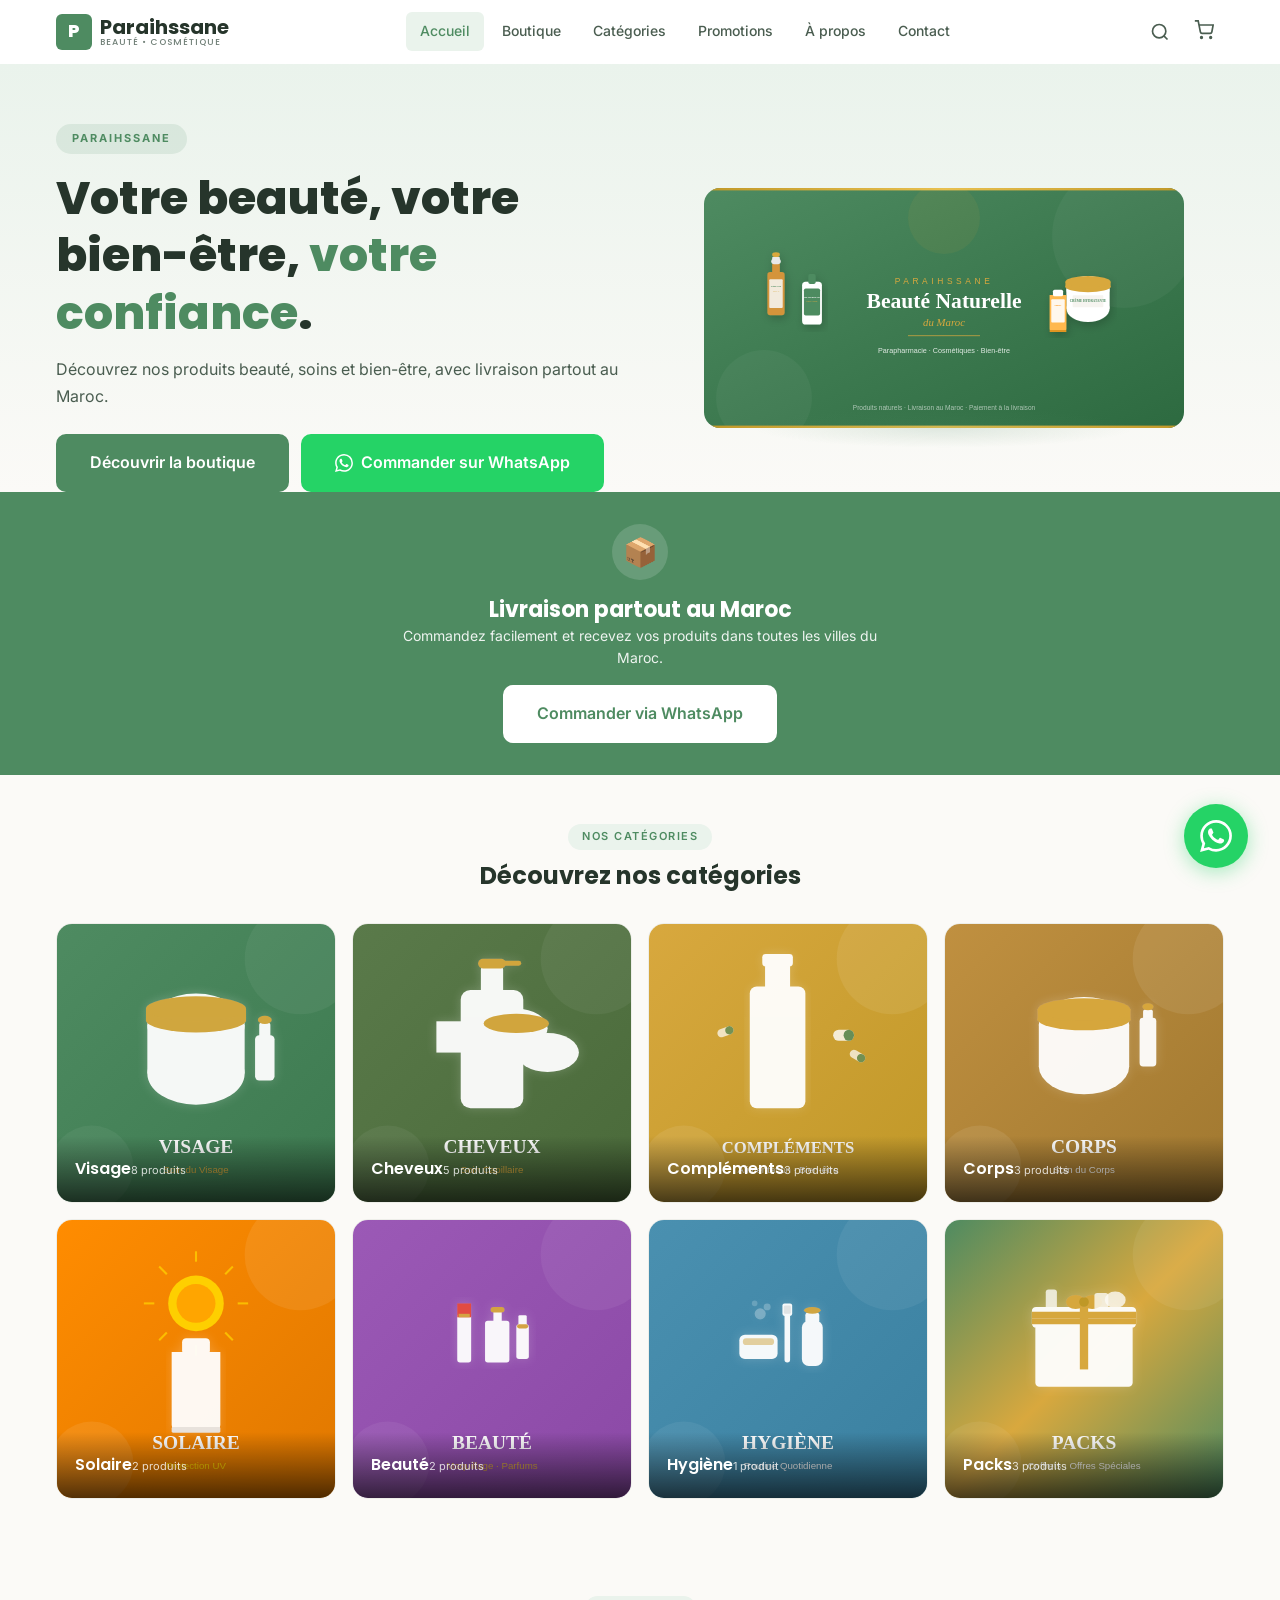
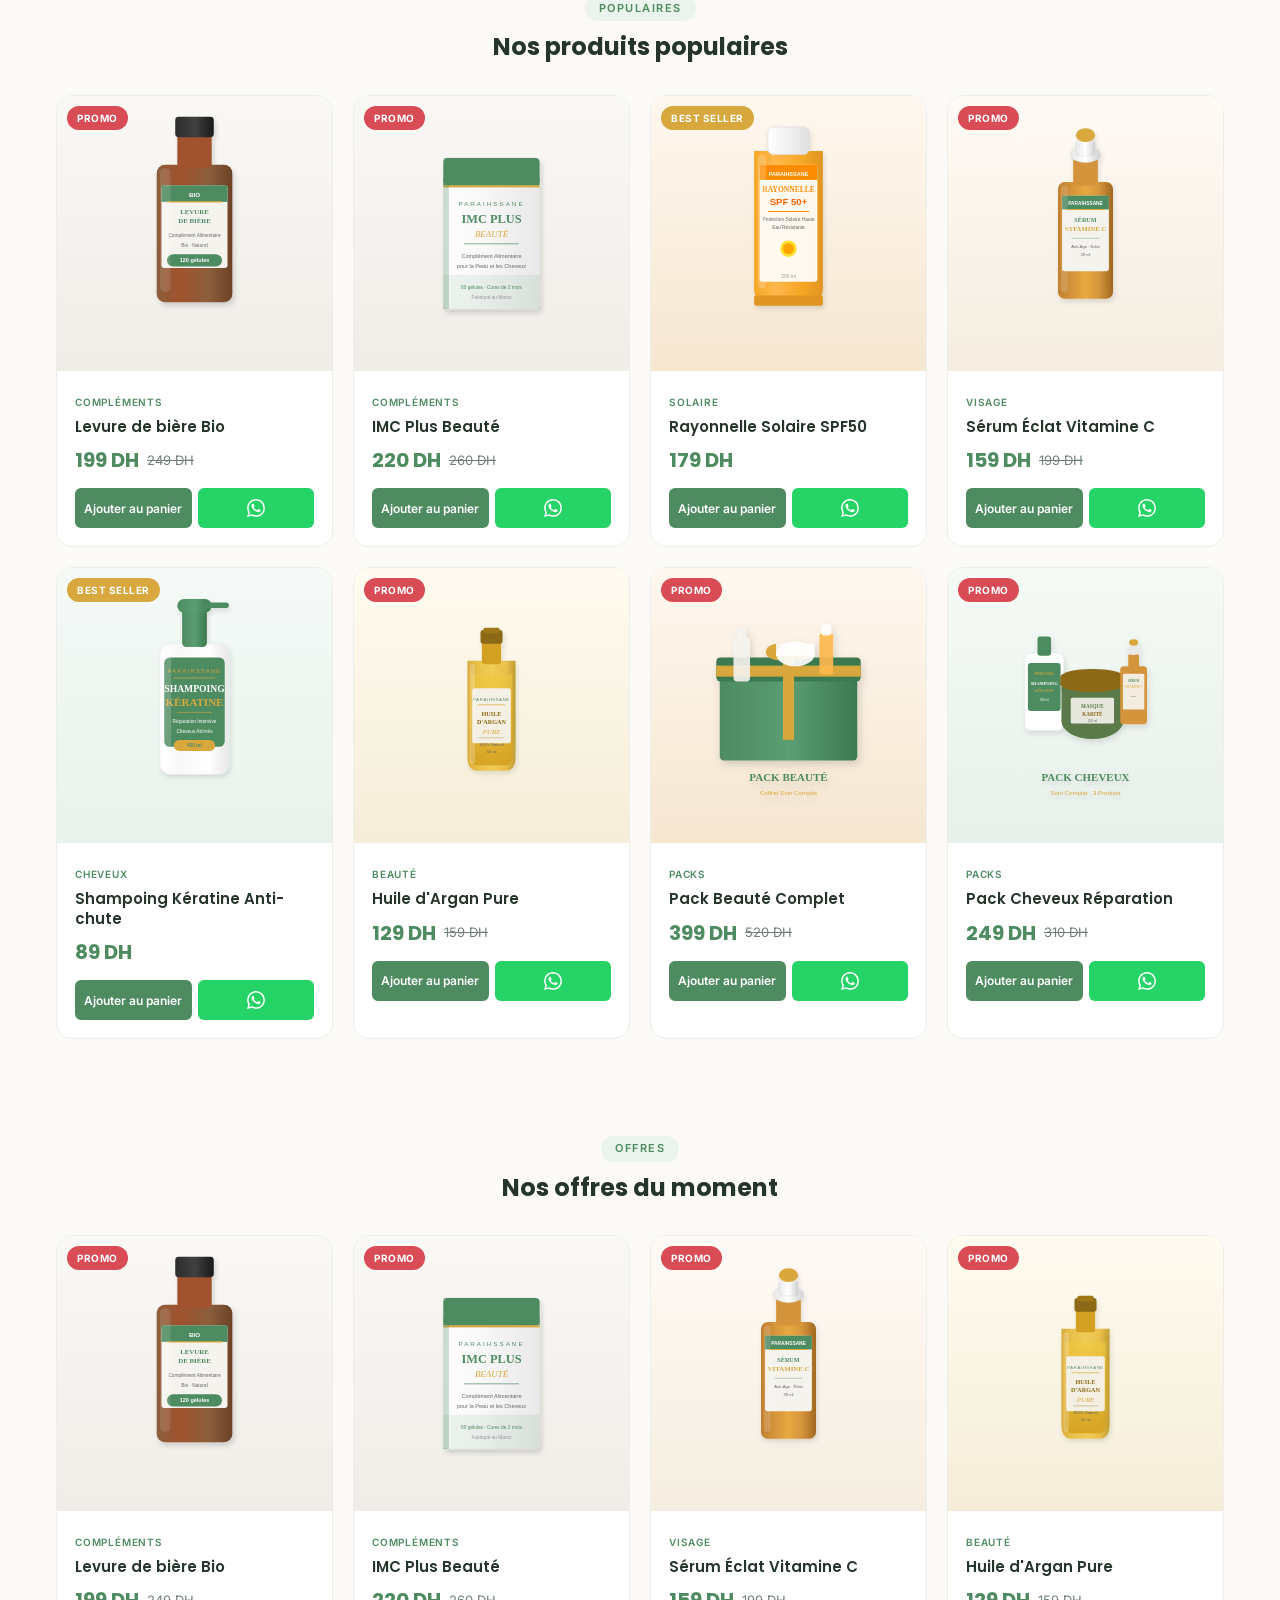
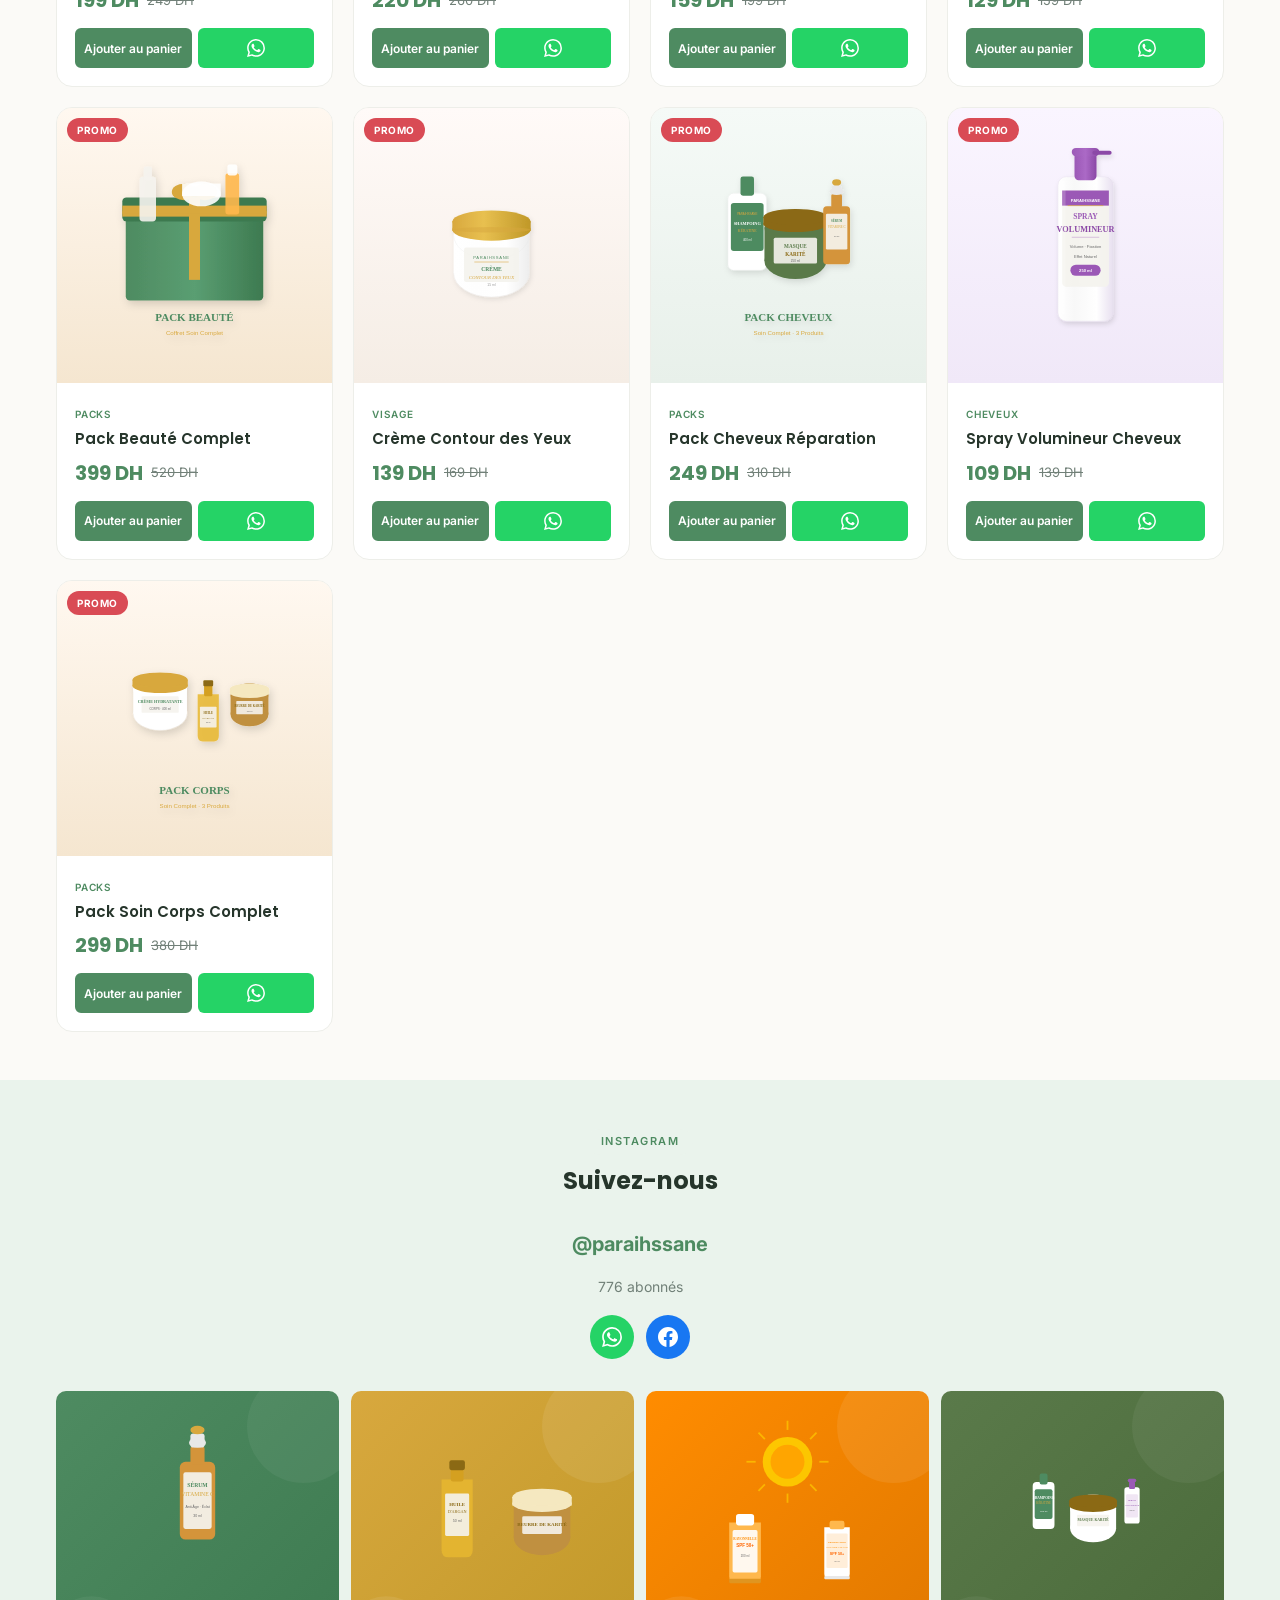
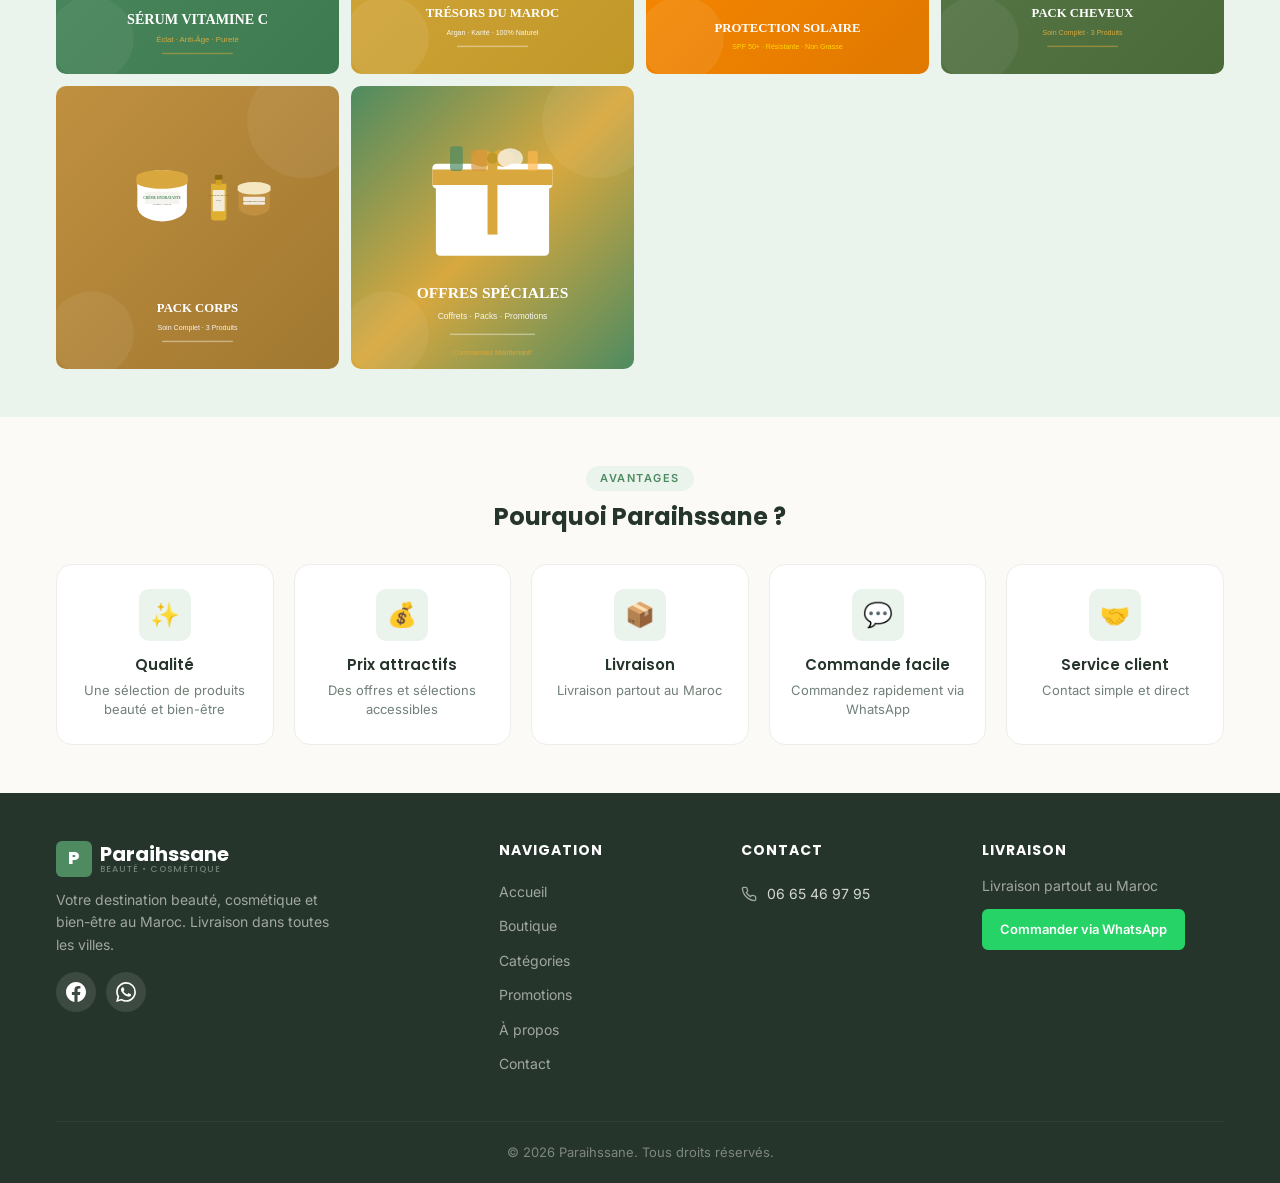
<file: index.html>
<!DOCTYPE html>
<html lang="fr">
<head>
  <meta charset="UTF-8">
  <meta name="viewport" content="width=device-width, initial-scale=1.0">
  <title>Paraihssane — Beauté, Cosmétique & Bien-être</title>
  <meta name="description" content="Paraihssane — Votre destination beauté, cosmétique et bien-être au Maroc. Livraison partout au Maroc.">
  <link rel="preconnect" href="https://fonts.googleapis.com">
  <link rel="preconnect" href="https://fonts.gstatic.com" crossorigin>
  <link href="https://fonts.googleapis.com/css2?family=Poppins:wght@400;500;600;700;800&family=Inter:wght@300;400;500;600;700&family=Cairo:wght@400;600;700&display=swap" rel="stylesheet">
  <link rel="stylesheet" href="style.css">
</head>
<body>

<!-- ========== HEADER ========== -->
<header class="site-header">
  <div class="header-inner">
    <a href="index.html" class="logo" aria-label="Paraihssane — Accueil">
      <span class="logo-icon">P</span>
      <span class="logo-text">Paraihssane<small>Beauté • Cosmétique</small></span>
    </a>

    <nav class="desktop-nav" aria-label="Navigation principale">
      <a href="index.html" class="active">Accueil</a>
      <a href="shop.html">Boutique</a>
      <a href="shop.html?category=Visage">Catégories</a>
      <a href="shop.html?category=Packs">Promotions</a>
      <a href="about.html">À propos</a>
      <a href="contact.html">Contact</a>
    </nav>

    <div class="header-actions">
      <button class="header-btn search-toggle" aria-label="Rechercher">
        <svg width="20" height="20" viewBox="0 0 24 24" fill="none" stroke="currentColor" stroke-width="2"><circle cx="11" cy="11" r="8"/><line x1="21" y1="21" x2="16.65" y2="16.65"/></svg>
      </button>
      <button class="header-btn cart-toggle" aria-label="Panier">
        <span class="cart-icon-wrap">
          <svg width="20" height="20" viewBox="0 0 24 24" fill="none" stroke="currentColor" stroke-width="2"><circle cx="9" cy="21" r="1"/><circle cx="20" cy="21" r="1"/><path d="M1 1h4l2.68 13.39a2 2 0 0 0 2 1.61h9.72a2 2 0 0 0 2-1.61L23 6H6"/></svg>
          <span class="cart-badge">0</span>
        </span>
      </button>
      <button class="hamburger" aria-label="Menu">
        <span></span><span></span><span></span>
      </button>
    </div>
  </div>

  <nav class="mobile-menu" aria-label="Menu mobile">
    <a href="index.html" class="active">Accueil</a>
    <a href="shop.html">Boutique</a>
    <a href="shop.html?category=Visage">Catégories</a>
    <a href="shop.html?category=Packs">Promotions</a>
    <a href="about.html">À propos</a>
    <a href="contact.html">Contact</a>
  </nav>
  <div class="menu-overlay"></div>
</header>

<!-- ========== SEARCH OVERLAY ========== -->
<div class="search-overlay">
  <button class="search-close" aria-label="Fermer la recherche">
    <svg width="24" height="24" viewBox="0 0 24 24" fill="none" stroke="currentColor" stroke-width="2"><line x1="18" y1="6" x2="6" y2="18"/><line x1="6" y1="6" x2="18" y2="18"/></svg>
  </button>
  <div class="search-form">
    <input type="text" class="search-input" placeholder="Rechercher un produit..." aria-label="Rechercher un produit">
  </div>
  <div class="search-results"></div>
</div>

<!-- ========== CART ========== -->
<div class="cart-overlay"></div>
<div class="cart-drawer"></div>

<!-- ========== MAIN ========== -->
<main>

  <!-- HERO -->
  <section class="hero">
    <div class="container hero-inner">
      <div class="hero-content">
        <span class="hero-label">PARAIHSSANE</span>
        <h1 class="hero-title">Votre beauté, votre bien-être, <span class="highlight">votre confiance</span>.</h1>
        <p class="hero-text">Découvrez nos produits beauté, soins et bien-être, avec livraison partout au Maroc.</p>
        <div class="hero-actions">
          <a href="shop.html" class="btn btn-primary btn-lg">Découvrir la boutique</a>
          <a href="https://wa.me/212665469795" target="_blank" class="btn btn-whatsapp btn-lg">
            <svg width="18" height="18" viewBox="0 0 24 24" fill="currentColor"><path d="M17.472 14.382c-.297-.149-1.758-.867-2.03-.967-.273-.099-.471-.148-.67.15-.197.297-.767.966-.94 1.164-.173.199-.347.223-.644.075-.297-.15-1.255-.463-2.39-1.475-.883-.788-1.48-1.761-1.653-2.059-.173-.297-.018-.458.13-.606.134-.133.298-.347.446-.52.149-.174.198-.298.298-.497.099-.198.05-.371-.025-.52-.075-.149-.669-1.612-.916-2.207-.242-.579-.487-.5-.669-.51-.173-.008-.371-.01-.57-.01-.198 0-.52.074-.792.372-.272.297-1.04 1.016-1.04 2.479 0 1.462 1.065 2.875 1.213 3.074.149.198 2.096 3.2 5.077 4.487.709.306 1.262.489 1.694.625.712.227 1.36.195 1.871.118.571-.085 1.758-.719 2.006-1.413.248-.694.248-1.289.173-1.413-.074-.124-.272-.198-.57-.347m-5.421 7.403h-.004a9.87 9.87 0 01-5.031-1.378l-.361-.214-3.741.982.998-3.648-.235-.374a9.86 9.86 0 01-1.51-5.26c.001-5.45 4.436-9.884 9.888-9.884 2.64 0 5.122 1.03 6.988 2.898a9.825 9.825 0 012.893 6.994c-.003 5.45-4.437 9.884-9.885 9.884m8.413-18.297A11.815 11.815 0 0012.05 0C5.495 0 .16 5.335.157 11.892c0 2.096.547 4.142 1.588 5.945L.057 24l6.305-1.654a11.882 11.882 0 005.683 1.448h.005c6.554 0 11.89-5.335 11.893-11.893a11.821 11.821 0 00-3.48-8.413z"/></svg>
            Commander sur WhatsApp
          </a>
        </div>
      </div>
      <div class="hero-image">
        <img src="assets/images/banners/hero.svg" alt="Produits Paraihssane — soins beauté et bien-être" loading="eager">
      </div>
    </div>
  </section>

  <!-- TRUST BAR -->
  <section class="trust-bar">
    <div class="container trust-inner">
      <span class="trust-icon">📦</span>
      <div>
        <h2 class="trust-title">Livraison partout au Maroc</h2>
        <p class="trust-text">Commandez facilement et recevez vos produits dans toutes les villes du Maroc.</p>
      </div>
      <a href="https://wa.me/212665469795" target="_blank" class="btn btn-lg" style="background:#fff;color:var(--primary);border-color:#fff;">Commander via WhatsApp</a>
    </div>
  </section>

  <!-- CATEGORIES -->
  <section class="section">
    <div class="container">
      <div class="section-header reveal">
        <span class="section-label">Nos catégories</span>
        <h2 class="section-title">Découvrez nos catégories</h2>
      </div>
      <div class="categories-grid">
        <a href="shop.html?category=Visage" class="category-card stagger-item" data-category-link="Visage">
          <img src="assets/images/categories/visage.svg" alt="Soins visage" class="category-card-img" loading="lazy">
          <div class="category-card-overlay"><span class="category-card-name">Visage</span><span class="category-card-count">8 produits</span></div>
        </a>
        <a href="shop.html?category=Cheveux" class="category-card stagger-item" data-category-link="Cheveux">
          <img src="assets/images/categories/cheveux.svg" alt="Soins capillaires" class="category-card-img" loading="lazy">
          <div class="category-card-overlay"><span class="category-card-name">Cheveux</span><span class="category-card-count">5 produits</span></div>
        </a>
        <a href="shop.html?category=Compléments" class="category-card stagger-item" data-category-link="Compléments">
          <img src="assets/images/categories/complements.svg" alt="Compléments alimentaires" class="category-card-img" loading="lazy">
          <div class="category-card-overlay"><span class="category-card-name">Compléments</span><span class="category-card-count">3 produits</span></div>
        </a>
        <a href="shop.html?category=Corps" class="category-card stagger-item" data-category-link="Corps">
          <img src="assets/images/categories/corps.svg" alt="Soins du corps" class="category-card-img" loading="lazy">
          <div class="category-card-overlay"><span class="category-card-name">Corps</span><span class="category-card-count">3 produits</span></div>
        </a>
        <a href="shop.html?category=Solaire" class="category-card stagger-item" data-category-link="Solaire">
          <img src="assets/images/categories/solaire.svg" alt="Protection solaire" class="category-card-img" loading="lazy">
          <div class="category-card-overlay"><span class="category-card-name">Solaire</span><span class="category-card-count">2 produits</span></div>
        </a>
        <a href="shop.html?category=Beauté" class="category-card stagger-item" data-category-link="Beauté">
          <img src="assets/images/categories/beaute.svg" alt="Produits beauté" class="category-card-img" loading="lazy">
          <div class="category-card-overlay"><span class="category-card-name">Beauté</span><span class="category-card-count">2 produits</span></div>
        </a>
        <a href="shop.html?category=Hygiène" class="category-card stagger-item" data-category-link="Hygiène">
          <img src="assets/images/categories/hygiene.svg" alt="Hygiène" class="category-card-img" loading="lazy">
          <div class="category-card-overlay"><span class="category-card-name">Hygiène</span><span class="category-card-count">1 produit</span></div>
        </a>
        <a href="shop.html?category=Packs" class="category-card stagger-item" data-category-link="Packs">
          <img src="assets/images/categories/packs.svg" alt="Packs beauté" class="category-card-img" loading="lazy">
          <div class="category-card-overlay"><span class="category-card-name">Packs</span><span class="category-card-count">3 produits</span></div>
        </a>
      </div>
    </div>
  </section>

  <!-- FEATURED PRODUCTS -->
  <section class="section">
    <div class="container">
      <div class="section-header reveal">
        <span class="section-label">Populaires</span>
        <h2 class="section-title">Nos produits populaires</h2>
      </div>
      <div class="products-grid" data-product-grid></div>
    </div>
  </section>

  <!-- PROMOTIONS -->
  <section class="section">
    <div class="container">
      <div class="section-header reveal">
        <span class="section-label">Offres</span>
        <h2 class="section-title">Nos offres du moment</h2>
      </div>
      <div class="products-grid" data-promo-grid></div>
    </div>
  </section>

  <!-- SOCIAL -->
  <section class="section social-section">
    <div class="container">
      <div class="section-header reveal">
        <span class="section-label">Instagram</span>
        <h2 class="section-title">Suivez-nous</h2>
      </div>
      <div class="social-info">
        <span class="social-handle">@paraihssane</span>
        <span class="social-followers">776 abonnés</span>
        <div class="social-links">
          <a href="https://wa.me/212665469795" target="_blank" class="social-link whatsapp" aria-label="WhatsApp">
            <svg width="20" height="20" viewBox="0 0 24 24" fill="currentColor"><path d="M17.472 14.382c-.297-.149-1.758-.867-2.03-.967-.273-.099-.471-.148-.67.15-.197.297-.767.966-.94 1.164-.173.199-.347.223-.644.075-.297-.15-1.255-.463-2.39-1.475-.883-.788-1.48-1.761-1.653-2.059-.173-.297-.018-.458.13-.606.134-.133.298-.347.446-.52.149-.174.198-.298.298-.497.099-.198.05-.371-.025-.52-.075-.149-.669-1.612-.916-2.207-.242-.579-.487-.5-.669-.51-.173-.008-.371-.01-.57-.01-.198 0-.52.074-.792.372-.272.297-1.04 1.016-1.04 2.479 0 1.462 1.065 2.875 1.213 3.074.149.198 2.096 3.2 5.077 4.487.709.306 1.262.489 1.694.625.712.227 1.36.195 1.871.118.571-.085 1.758-.719 2.006-1.413.248-.694.248-1.289.173-1.413-.074-.124-.272-.198-.57-.347m-5.421 7.403h-.004a9.87 9.87 0 01-5.031-1.378l-.361-.214-3.741.982.998-3.648-.235-.374a9.86 9.86 0 01-1.51-5.26c.001-5.45 4.436-9.884 9.888-9.884 2.64 0 5.122 1.03 6.988 2.898a9.825 9.825 0 012.893 6.994c-.003 5.45-4.437 9.884-9.885 9.884m8.413-18.297A11.815 11.815 0 0012.05 0C5.495 0 .16 5.335.157 11.892c0 2.096.547 4.142 1.588 5.945L.057 24l6.305-1.654a11.882 11.882 0 005.683 1.448h.005c6.554 0 11.89-5.335 11.893-11.893a11.821 11.821 0 00-3.48-8.413z"/></svg>
          </a>
          <a href="https://www.facebook.com/paraihssane" target="_blank" class="social-link facebook" aria-label="Facebook">
            <svg width="20" height="20" viewBox="0 0 24 24" fill="currentColor"><path d="M24 12.073c0-6.627-5.373-12-12-12s-12 5.373-12 12c0 5.99 4.388 10.954 10.125 11.854v-8.385H7.078v-3.47h3.047V9.43c0-3.007 1.792-4.669 4.533-4.669 1.312 0 2.686.235 2.686.235v2.953H15.83c-1.491 0-1.956.925-1.956 1.874v2.25h3.328l-.532 3.47h-2.796v8.385C19.612 23.027 24 18.062 24 12.073z"/></svg>
          </a>
        </div>
      </div>
      <div class="social-grid">
        <div class="social-grid-item stagger-item"><img src="assets/images/banners/social-1.svg" alt="Produit Paraihssane" loading="lazy"></div>
        <div class="social-grid-item stagger-item"><img src="assets/images/banners/social-2.svg" alt="Produit Paraihssane" loading="lazy"></div>
        <div class="social-grid-item stagger-item"><img src="assets/images/banners/social-3.svg" alt="Produit Paraihssane" loading="lazy"></div>
        <div class="social-grid-item stagger-item"><img src="assets/images/banners/social-4.svg" alt="Produit Paraihssane" loading="lazy"></div>
        <div class="social-grid-item stagger-item"><img src="assets/images/banners/social-5.svg" alt="Produit Paraihssane" loading="lazy"></div>
        <div class="social-grid-item stagger-item"><img src="assets/images/banners/social-6.svg" alt="Produit Paraihssane" loading="lazy"></div>
      </div>
    </div>
  </section>

  <!-- WHY CHOOSE US -->
  <section class="section">
    <div class="container">
      <div class="section-header reveal">
        <span class="section-label">Avantages</span>
        <h2 class="section-title">Pourquoi Paraihssane ?</h2>
      </div>
      <div class="features-grid">
        <div class="feature-card stagger-item">
          <div class="feature-icon">✨</div>
          <h3 class="feature-title">Qualité</h3>
          <p class="feature-text">Une sélection de produits beauté et bien-être</p>
        </div>
        <div class="feature-card stagger-item">
          <div class="feature-icon">💰</div>
          <h3 class="feature-title">Prix attractifs</h3>
          <p class="feature-text">Des offres et sélections accessibles</p>
        </div>
        <div class="feature-card stagger-item">
          <div class="feature-icon">📦</div>
          <h3 class="feature-title">Livraison</h3>
          <p class="feature-text">Livraison partout au Maroc</p>
        </div>
        <div class="feature-card stagger-item">
          <div class="feature-icon">💬</div>
          <h3 class="feature-title">Commande facile</h3>
          <p class="feature-text">Commandez rapidement via WhatsApp</p>
        </div>
        <div class="feature-card stagger-item">
          <div class="feature-icon">🤝</div>
          <h3 class="feature-title">Service client</h3>
          <p class="feature-text">Contact simple et direct</p>
        </div>
      </div>
    </div>
  </section>

</main>

<!-- ========== FOOTER ========== -->
<footer class="site-footer">
  <div class="container">
    <div class="footer-grid">
      <div class="footer-brand">
        <a href="index.html" class="logo">
          <span class="logo-icon">P</span>
          <span class="logo-text">Paraihssane<small>Beauté • Cosmétique</small></span>
        </a>
        <p class="footer-brand-desc">Votre destination beauté, cosmétique et bien-être au Maroc. Livraison dans toutes les villes.</p>
        <div class="footer-social">
          <a href="https://www.facebook.com/paraihssane" target="_blank" aria-label="Facebook">
            <svg width="20" height="20" viewBox="0 0 24 24" fill="currentColor"><path d="M24 12.073c0-6.627-5.373-12-12-12s-12 5.373-12 12c0 5.99 4.388 10.954 10.125 11.854v-8.385H7.078v-3.47h3.047V9.43c0-3.007 1.792-4.669 4.533-4.669 1.312 0 2.686.235 2.686.235v2.953H15.83c-1.491 0-1.956.925-1.956 1.874v2.25h3.328l-.532 3.47h-2.796v8.385C19.612 23.027 24 18.062 24 12.073z"/></svg>
          </a>
          <a href="https://wa.me/212665469795" target="_blank" aria-label="WhatsApp">
            <svg width="20" height="20" viewBox="0 0 24 24" fill="currentColor"><path d="M17.472 14.382c-.297-.149-1.758-.867-2.03-.967-.273-.099-.471-.148-.67.15-.197.297-.767.966-.94 1.164-.173.199-.347.223-.644.075-.297-.15-1.255-.463-2.39-1.475-.883-.788-1.48-1.761-1.653-2.059-.173-.297-.018-.458.13-.606.134-.133.298-.347.446-.52.149-.174.198-.298.298-.497.099-.198.05-.371-.025-.52-.075-.149-.669-1.612-.916-2.207-.242-.579-.487-.5-.669-.51-.173-.008-.371-.01-.57-.01-.198 0-.52.074-.792.372-.272.297-1.04 1.016-1.04 2.479 0 1.462 1.065 2.875 1.213 3.074.149.198 2.096 3.2 5.077 4.487.709.306 1.262.489 1.694.625.712.227 1.36.195 1.871.118.571-.085 1.758-.719 2.006-1.413.248-.694.248-1.289.173-1.413-.074-.124-.272-.198-.57-.347m-5.421 7.403h-.004a9.87 9.87 0 01-5.031-1.378l-.361-.214-3.741.982.998-3.648-.235-.374a9.86 9.86 0 01-1.51-5.26c.001-5.45 4.436-9.884 9.888-9.884 2.64 0 5.122 1.03 6.988 2.898a9.825 9.825 0 012.893 6.994c-.003 5.45-4.437 9.884-9.885 9.884m8.413-18.297A11.815 11.815 0 0012.05 0C5.495 0 .16 5.335.157 11.892c0 2.096.547 4.142 1.588 5.945L.057 24l6.305-1.654a11.882 11.882 0 005.683 1.448h.005c6.554 0 11.89-5.335 11.893-11.893a11.821 11.821 0 00-3.48-8.413z"/></svg>
          </a>
        </div>
      </div>
      <div>
        <h4 class="footer-title">Navigation</h4>
        <div class="footer-links">
          <a href="index.html">Accueil</a>
          <a href="shop.html">Boutique</a>
          <a href="shop.html?category=Visage">Catégories</a>
          <a href="shop.html?category=Packs">Promotions</a>
          <a href="about.html">À propos</a>
          <a href="contact.html">Contact</a>
        </div>
      </div>
      <div>
        <h4 class="footer-title">Contact</h4>
        <div class="footer-contact-item">
          <svg width="16" height="16" viewBox="0 0 24 24" fill="none" stroke="currentColor" stroke-width="2"><path d="M22 16.92v3a2 2 0 0 1-2.18 2 19.79 19.79 0 0 1-8.63-3.07 19.5 19.5 0 0 1-6-6 19.79 19.79 0 0 1-3.07-8.67A2 2 0 0 1 4.11 2h3a2 2 0 0 1 2 1.72c.127.96.361 1.903.7 2.81a2 2 0 0 1-.45 2.11L8.09 9.91a16 16 0 0 0 6 6l1.27-1.27a2 2 0 0 1 2.11-.45c.907.339 1.85.573 2.81.7A2 2 0 0 1 22 16.92z"/></svg>
          <span>06 65 46 97 95</span>
        </div>
      </div>
      <div>
        <h4 class="footer-title">Livraison</h4>
        <p style="font-size:14px;opacity:0.7;margin-bottom:12px;">Livraison partout au Maroc</p>
        <a href="https://wa.me/212665469795" target="_blank" class="btn btn-whatsapp btn-sm">Commander via WhatsApp</a>
      </div>
    </div>
    <div class="footer-bottom">
      &copy; 2026 Paraihssane. Tous droits réservés.
    </div>
  </div>
</footer>

<!-- WhatsApp Float -->
<a href="https://wa.me/212665469795" target="_blank" class="whatsapp-float" aria-label="Contactez-nous sur WhatsApp">
  <svg viewBox="0 0 24 24" fill="currentColor"><path d="M17.472 14.382c-.297-.149-1.758-.867-2.03-.967-.273-.099-.471-.148-.67.15-.197.297-.767.966-.94 1.164-.173.199-.347.223-.644.075-.297-.15-1.255-.463-2.39-1.475-.883-.788-1.48-1.761-1.653-2.059-.173-.297-.018-.458.13-.606.134-.133.298-.347.446-.52.149-.174.198-.298.298-.497.099-.198.05-.371-.025-.52-.075-.149-.669-1.612-.916-2.207-.242-.579-.487-.5-.669-.51-.173-.008-.371-.01-.57-.01-.198 0-.52.074-.792.372-.272.297-1.04 1.016-1.04 2.479 0 1.462 1.065 2.875 1.213 3.074.149.198 2.096 3.2 5.077 4.487.709.306 1.262.489 1.694.625.712.227 1.36.195 1.871.118.571-.085 1.758-.719 2.006-1.413.248-.694.248-1.289.173-1.413-.074-.124-.272-.198-.57-.347m-5.421 7.403h-.004a9.87 9.87 0 01-5.031-1.378l-.361-.214-3.741.982.998-3.648-.235-.374a9.86 9.86 0 01-1.51-5.26c.001-5.45 4.436-9.884 9.888-9.884 2.64 0 5.122 1.03 6.988 2.898a9.825 9.825 0 012.893 6.994c-.003 5.45-4.437 9.884-9.885 9.884m8.413-18.297A11.815 11.815 0 0012.05 0C5.495 0 .16 5.335.157 11.892c0 2.096.547 4.142 1.588 5.945L.057 24l6.305-1.654a11.882 11.882 0 005.683 1.448h.005c6.554 0 11.89-5.335 11.893-11.893a11.821 11.821 0 00-3.48-8.413z"/></svg>
</a>

<!-- Scripts -->
<script src="products.js"></script>
<script src="cart.js"></script>
<script src="script.js"></script>
<script>
document.addEventListener('DOMContentLoaded', () => {
  const featuredGrid = document.querySelector('[data-product-grid]');
  if (featuredGrid) {
    const featured = Products.filter(p => p.featured).slice(0, 8);
    featuredGrid.innerHTML = featured.map(p => createProductCard(p)).join('');
    initProductButtons();
    observeNewElements(featuredGrid);
  }
  const promoGrid = document.querySelector('[data-promo-grid]');
  if (promoGrid) {
    const promos = Products.filter(p => p.promotion);
    promoGrid.innerHTML = promos.map(p => createProductCard(p)).join('');
    initProductButtons();
    observeNewElements(promoGrid);
  }
});
</script>
</body>
</html>
</file>
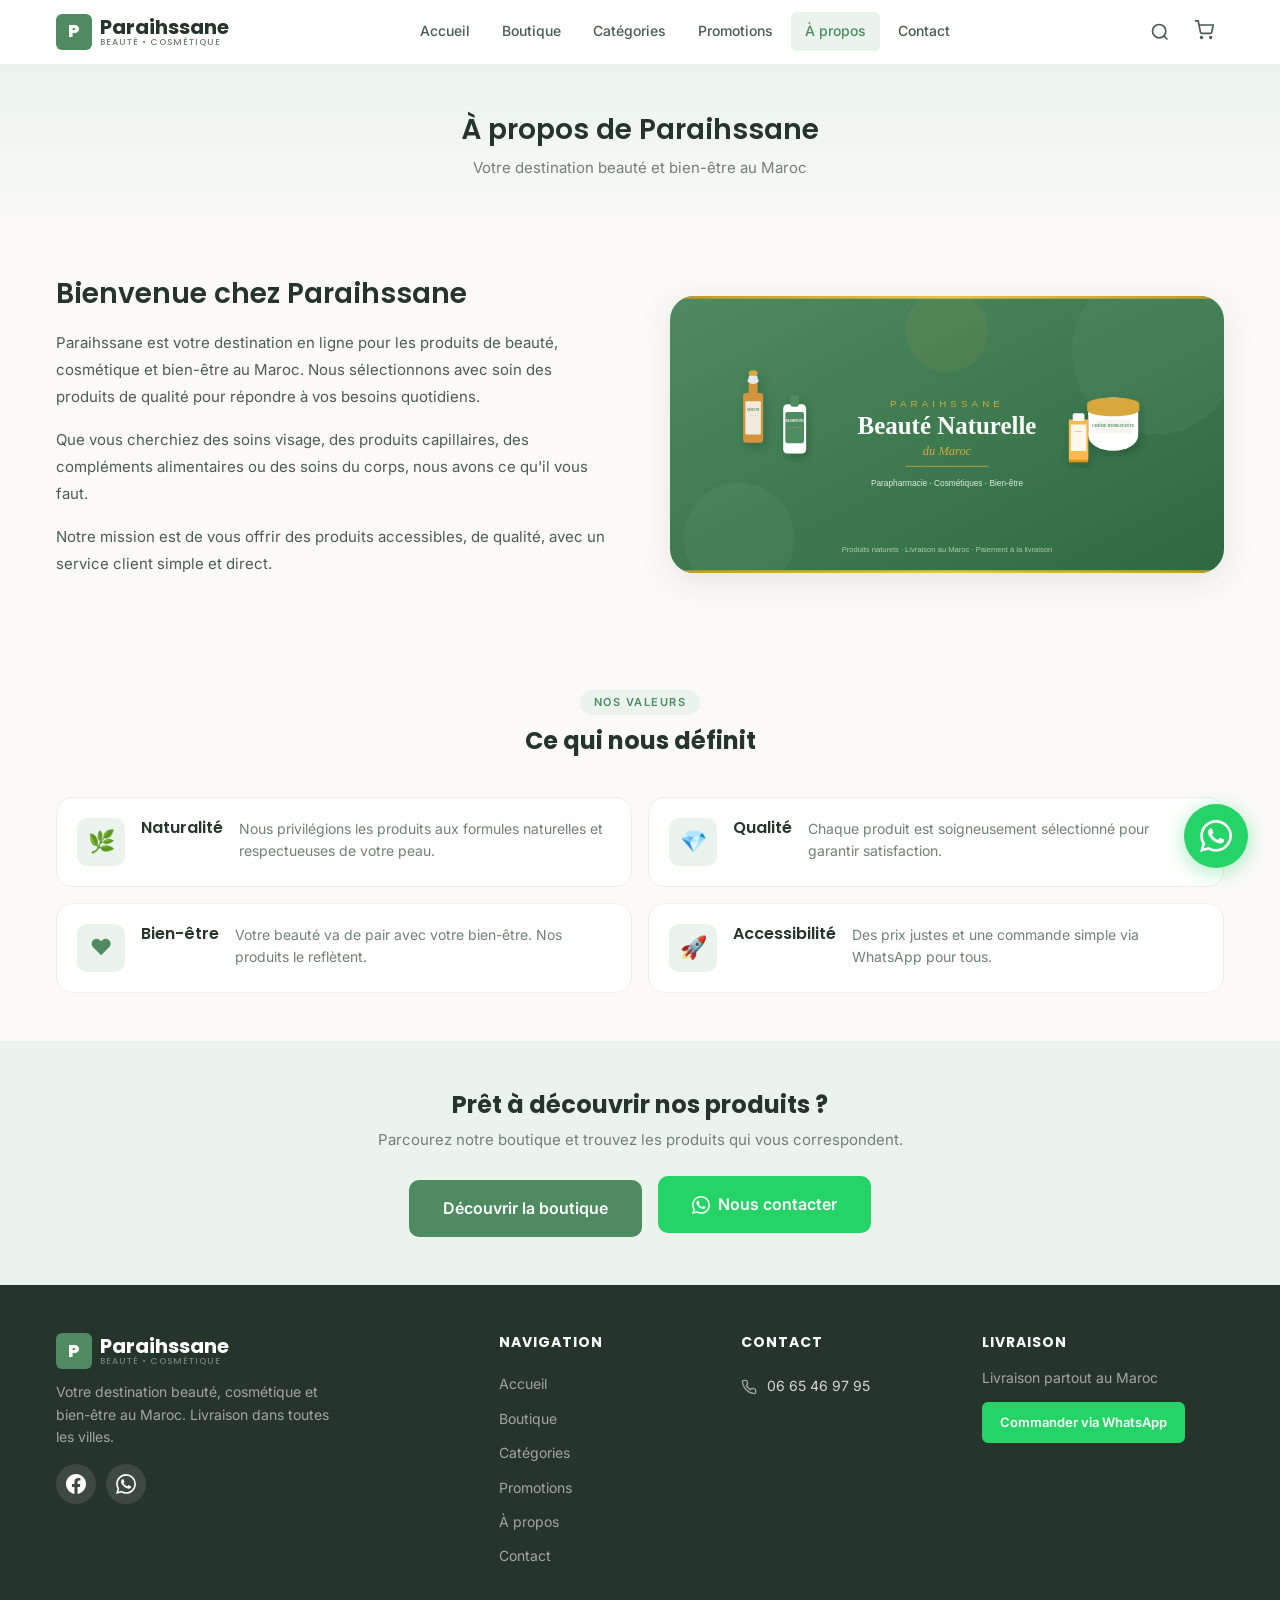
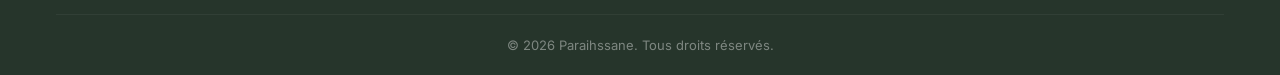
<file: about.html>
<!DOCTYPE html>
<html lang="fr">
<head>
  <meta charset="UTF-8">
  <meta name="viewport" content="width=device-width, initial-scale=1.0">
  <title>À propos — Paraihssane</title>
  <meta name="description" content="Découvrez Paraihssane, votre destination beauté et bien-être au Maroc.">
  <link rel="preconnect" href="https://fonts.googleapis.com">
  <link rel="preconnect" href="https://fonts.gstatic.com" crossorigin>
  <link href="https://fonts.googleapis.com/css2?family=Poppins:wght@400;500;600;700;800&family=Inter:wght@300;400;500;600;700&family=Cairo:wght@400;600;700&display=swap" rel="stylesheet">
  <link rel="stylesheet" href="style.css">
</head>
<body>

<!-- ========== HEADER ========== -->
<header class="site-header">
  <div class="header-inner">
    <a href="index.html" class="logo" aria-label="Paraihssane — Accueil">
      <span class="logo-icon">P</span>
      <span class="logo-text">Paraihssane<small>Beauté • Cosmétique</small></span>
    </a>

    <nav class="desktop-nav" aria-label="Navigation principale">
      <a href="index.html">Accueil</a>
      <a href="shop.html">Boutique</a>
      <a href="shop.html?category=Visage">Catégories</a>
      <a href="shop.html?category=Packs">Promotions</a>
      <a href="about.html" class="active">À propos</a>
      <a href="contact.html">Contact</a>
    </nav>

    <div class="header-actions">
      <button class="header-btn search-toggle" aria-label="Rechercher">
        <svg width="20" height="20" viewBox="0 0 24 24" fill="none" stroke="currentColor" stroke-width="2"><circle cx="11" cy="11" r="8"/><line x1="21" y1="21" x2="16.65" y2="16.65"/></svg>
      </button>
      <button class="header-btn cart-toggle" aria-label="Panier">
        <span class="cart-icon-wrap">
          <svg width="20" height="20" viewBox="0 0 24 24" fill="none" stroke="currentColor" stroke-width="2"><circle cx="9" cy="21" r="1"/><circle cx="20" cy="21" r="1"/><path d="M1 1h4l2.68 13.39a2 2 0 0 0 2 1.61h9.72a2 2 0 0 0 2-1.61L23 6H6"/></svg>
          <span class="cart-badge">0</span>
        </span>
      </button>
      <button class="hamburger" aria-label="Menu">
        <span></span><span></span><span></span>
      </button>
    </div>
  </div>

  <nav class="mobile-menu" aria-label="Menu mobile">
    <a href="index.html">Accueil</a>
    <a href="shop.html">Boutique</a>
    <a href="shop.html?category=Visage">Catégories</a>
    <a href="shop.html?category=Packs">Promotions</a>
    <a href="about.html" class="active">À propos</a>
    <a href="contact.html">Contact</a>
  </nav>
  <div class="menu-overlay"></div>
</header>

<!-- ========== SEARCH OVERLAY ========== -->
<div class="search-overlay">
  <button class="search-close" aria-label="Fermer la recherche">
    <svg width="24" height="24" viewBox="0 0 24 24" fill="none" stroke="currentColor" stroke-width="2"><line x1="18" y1="6" x2="6" y2="18"/><line x1="6" y1="6" x2="18" y2="18"/></svg>
  </button>
  <div class="search-form">
    <input type="text" class="search-input" placeholder="Rechercher un produit..." aria-label="Rechercher un produit">
  </div>
  <div class="search-results"></div>
</div>

<!-- ========== CART ========== -->
<div class="cart-overlay"></div>
<div class="cart-drawer"></div>

<!-- ========== MAIN ========== -->
<main>

  <section class="page-header">
    <div class="container">
      <h1>À propos de Paraihssane</h1>
      <p>Votre destination beauté et bien-être au Maroc</p>
    </div>
  </section>

  <section class="section">
    <div class="container">
      <div class="about-content reveal-up">
        <div class="about-text">
          <h2>Bienvenue chez Paraihssane</h2>
          <p>Paraihssane est votre destination en ligne pour les produits de beauté, cosmétique et bien-être au Maroc. Nous sélectionnons avec soin des produits de qualité pour répondre à vos besoins quotidiens.</p>
          <p>Que vous cherchiez des soins visage, des produits capillaires, des compléments alimentaires ou des soins du corps, nous avons ce qu'il vous faut.</p>
          <p>Notre mission est de vous offrir des produits accessibles, de qualité, avec un service client simple et direct.</p>
        </div>
        <div class="about-image">
          <img src="assets/images/banners/hero.svg" alt="Produits Paraihssane" loading="lazy">
        </div>
      </div>
    </div>
  </section>

  <section class="section">
    <div class="container">
      <div class="section-header reveal">
        <span class="section-label">Nos valeurs</span>
        <h2 class="section-title">Ce qui nous définit</h2>
      </div>
      <div class="about-values">
        <div class="about-value-card stagger-item">
          <div class="about-value-icon">🌿</div>
          <h3 class="about-value-title">Naturalité</h3>
          <p class="about-value-text">Nous privilégions les produits aux formules naturelles et respectueuses de votre peau.</p>
        </div>
        <div class="about-value-card stagger-item">
          <div class="about-value-icon">💎</div>
          <h3 class="about-value-title">Qualité</h3>
          <p class="about-value-text">Chaque produit est soigneusement sélectionné pour garantir satisfaction.</p>
        </div>
        <div class="about-value-card stagger-item">
          <div class="about-value-icon">❤️</div>
          <h3 class="about-value-title">Bien-être</h3>
          <p class="about-value-text">Votre beauté va de pair avec votre bien-être. Nos produits le reflètent.</p>
        </div>
        <div class="about-value-card stagger-item">
          <div class="about-value-icon">🚀</div>
          <h3 class="about-value-title">Accessibilité</h3>
          <p class="about-value-text">Des prix justes et une commande simple via WhatsApp pour tous.</p>
        </div>
      </div>
    </div>
  </section>

  <section class="section" style="background:var(--primary-light);">
    <div class="container text-center">
      <h2 class="section-title reveal">Prêt à découvrir nos produits ?</h2>
      <p class="section-subtitle reveal" style="margin-bottom:24px;">Parcourez notre boutique et trouvez les produits qui vous correspondent.</p>
      <div class="reveal">
        <a href="shop.html" class="btn btn-primary btn-lg">Découvrir la boutique</a>
        <a href="https://wa.me/212665469795" target="_blank" class="btn btn-whatsapp btn-lg" style="margin-left:12px;">
          <svg width="18" height="18" viewBox="0 0 24 24" fill="currentColor"><path d="M17.472 14.382c-.297-.149-1.758-.867-2.03-.967-.273-.099-.471-.148-.67.15-.197.297-.767.966-.94 1.164-.173.199-.347.223-.644.075-.297-.15-1.255-.463-2.39-1.475-.883-.788-1.48-1.761-1.653-2.059-.173-.297-.018-.458.13-.606.134-.133.298-.347.446-.52.149-.174.198-.298.298-.497.099-.198.05-.371-.025-.52-.075-.149-.669-1.612-.916-2.207-.242-.579-.487-.5-.669-.51-.173-.008-.371-.01-.57-.01-.198 0-.52.074-.792.372-.272.297-1.04 1.016-1.04 2.479 0 1.462 1.065 2.875 1.213 3.074.149.198 2.096 3.2 5.077 4.487.709.306 1.262.489 1.694.625.712.227 1.36.195 1.871.118.571-.085 1.758-.719 2.006-1.413.248-.694.248-1.289.173-1.413-.074-.124-.272-.198-.57-.347m-5.421 7.403h-.004a9.87 9.87 0 01-5.031-1.378l-.361-.214-3.741.982.998-3.648-.235-.374a9.86 9.86 0 01-1.51-5.26c.001-5.45 4.436-9.884 9.888-9.884 2.64 0 5.122 1.03 6.988 2.898a9.825 9.825 0 012.893 6.994c-.003 5.45-4.437 9.884-9.885 9.884m8.413-18.297A11.815 11.815 0 0012.05 0C5.495 0 .16 5.335.157 11.892c0 2.096.547 4.142 1.588 5.945L.057 24l6.305-1.654a11.882 11.882 0 005.683 1.448h.005c6.554 0 11.89-5.335 11.893-11.893a11.821 11.821 0 00-3.48-8.413z"/></svg>
          Nous contacter
        </a>
      </div>
    </div>
  </section>

</main>

<!-- ========== FOOTER ========== -->
<footer class="site-footer">
  <div class="container">
    <div class="footer-grid">
      <div class="footer-brand">
        <a href="index.html" class="logo">
          <span class="logo-icon">P</span>
          <span class="logo-text">Paraihssane<small>Beauté • Cosmétique</small></span>
        </a>
        <p class="footer-brand-desc">Votre destination beauté, cosmétique et bien-être au Maroc. Livraison dans toutes les villes.</p>
        <div class="footer-social">
          <a href="https://www.facebook.com/paraihssane" target="_blank" aria-label="Facebook">
            <svg width="20" height="20" viewBox="0 0 24 24" fill="currentColor"><path d="M24 12.073c0-6.627-5.373-12-12-12s-12 5.373-12 12c0 5.99 4.388 10.954 10.125 11.854v-8.385H7.078v-3.47h3.047V9.43c0-3.007 1.792-4.669 4.533-4.669 1.312 0 2.686.235 2.686.235v2.953H15.83c-1.491 0-1.956.925-1.956 1.874v2.25h3.328l-.532 3.47h-2.796v8.385C19.612 23.027 24 18.062 24 12.073z"/></svg>
          </a>
          <a href="https://wa.me/212665469795" target="_blank" aria-label="WhatsApp">
            <svg width="20" height="20" viewBox="0 0 24 24" fill="currentColor"><path d="M17.472 14.382c-.297-.149-1.758-.867-2.03-.967-.273-.099-.471-.148-.67.15-.197.297-.767.966-.94 1.164-.173.199-.347.223-.644.075-.297-.15-1.255-.463-2.39-1.475-.883-.788-1.48-1.761-1.653-2.059-.173-.297-.018-.458.13-.606.134-.133.298-.347.446-.52.149-.174.198-.298.298-.497.099-.198.05-.371-.025-.52-.075-.149-.669-1.612-.916-2.207-.242-.579-.487-.5-.669-.51-.173-.008-.371-.01-.57-.01-.198 0-.52.074-.792.372-.272.297-1.04 1.016-1.04 2.479 0 1.462 1.065 2.875 1.213 3.074.149.198 2.096 3.2 5.077 4.487.709.306 1.262.489 1.694.625.712.227 1.36.195 1.871.118.571-.085 1.758-.719 2.006-1.413.248-.694.248-1.289.173-1.413-.074-.124-.272-.198-.57-.347m-5.421 7.403h-.004a9.87 9.87 0 01-5.031-1.378l-.361-.214-3.741.982.998-3.648-.235-.374a9.86 9.86 0 01-1.51-5.26c.001-5.45 4.436-9.884 9.888-9.884 2.64 0 5.122 1.03 6.988 2.898a9.825 9.825 0 012.893 6.994c-.003 5.45-4.437 9.884-9.885 9.884m8.413-18.297A11.815 11.815 0 0012.05 0C5.495 0 .16 5.335.157 11.892c0 2.096.547 4.142 1.588 5.945L.057 24l6.305-1.654a11.882 11.882 0 005.683 1.448h.005c6.554 0 11.89-5.335 11.893-11.893a11.821 11.821 0 00-3.48-8.413z"/></svg>
          </a>
        </div>
      </div>
      <div>
        <h4 class="footer-title">Navigation</h4>
        <div class="footer-links">
          <a href="index.html">Accueil</a>
          <a href="shop.html">Boutique</a>
          <a href="shop.html?category=Visage">Catégories</a>
          <a href="shop.html?category=Packs">Promotions</a>
          <a href="about.html">À propos</a>
          <a href="contact.html">Contact</a>
        </div>
      </div>
      <div>
        <h4 class="footer-title">Contact</h4>
        <div class="footer-contact-item">
          <svg width="16" height="16" viewBox="0 0 24 24" fill="none" stroke="currentColor" stroke-width="2"><path d="M22 16.92v3a2 2 0 0 1-2.18 2 19.79 19.79 0 0 1-8.63-3.07 19.5 19.5 0 0 1-6-6 19.79 19.79 0 0 1-3.07-8.67A2 2 0 0 1 4.11 2h3a2 2 0 0 1 2 1.72c.127.96.361 1.903.7 2.81a2 2 0 0 1-.45 2.11L8.09 9.91a16 16 0 0 0 6 6l1.27-1.27a2 2 0 0 1 2.11-.45c.907.339 1.85.573 2.81.7A2 2 0 0 1 22 16.92z"/></svg>
          <span>06 65 46 97 95</span>
        </div>
      </div>
      <div>
        <h4 class="footer-title">Livraison</h4>
        <p style="font-size:14px;opacity:0.7;margin-bottom:12px;">Livraison partout au Maroc</p>
        <a href="https://wa.me/212665469795" target="_blank" class="btn btn-whatsapp btn-sm">Commander via WhatsApp</a>
      </div>
    </div>
    <div class="footer-bottom">&copy; 2026 Paraihssane. Tous droits réservés.</div>
  </div>
</footer>

<a href="https://wa.me/212665469795" target="_blank" class="whatsapp-float" aria-label="Contactez-nous sur WhatsApp">
  <svg viewBox="0 0 24 24" fill="currentColor"><path d="M17.472 14.382c-.297-.149-1.758-.867-2.03-.967-.273-.099-.471-.148-.67.15-.197.297-.767.966-.94 1.164-.173.199-.347.223-.644.075-.297-.15-1.255-.463-2.39-1.475-.883-.788-1.48-1.761-1.653-2.059-.173-.297-.018-.458.13-.606.134-.133.298-.347.446-.52.149-.174.198-.298.298-.497.099-.198.05-.371-.025-.52-.075-.149-.669-1.612-.916-2.207-.242-.579-.487-.5-.669-.51-.173-.008-.371-.01-.57-.01-.198 0-.52.074-.792.372-.272.297-1.04 1.016-1.04 2.479 0 1.462 1.065 2.875 1.213 3.074.149.198 2.096 3.2 5.077 4.487.709.306 1.262.489 1.694.625.712.227 1.36.195 1.871.118.571-.085 1.758-.719 2.006-1.413.248-.694.248-1.289.173-1.413-.074-.124-.272-.198-.57-.347m-5.421 7.403h-.004a9.87 9.87 0 01-5.031-1.378l-.361-.214-3.741.982.998-3.648-.235-.374a9.86 9.86 0 01-1.51-5.26c.001-5.45 4.436-9.884 9.888-9.884 2.64 0 5.122 1.03 6.988 2.898a9.825 9.825 0 012.893 6.994c-.003 5.45-4.437 9.884-9.885 9.884m8.413-18.297A11.815 11.815 0 0012.05 0C5.495 0 .16 5.335.157 11.892c0 2.096.547 4.142 1.588 5.945L.057 24l6.305-1.654a11.882 11.882 0 005.683 1.448h.005c6.554 0 11.89-5.335 11.893-11.893a11.821 11.821 0 00-3.48-8.413z"/></svg>
</a>

<script src="products.js"></script>
<script src="cart.js"></script>
<script src="script.js"></script>
</body>
</html>
</file>
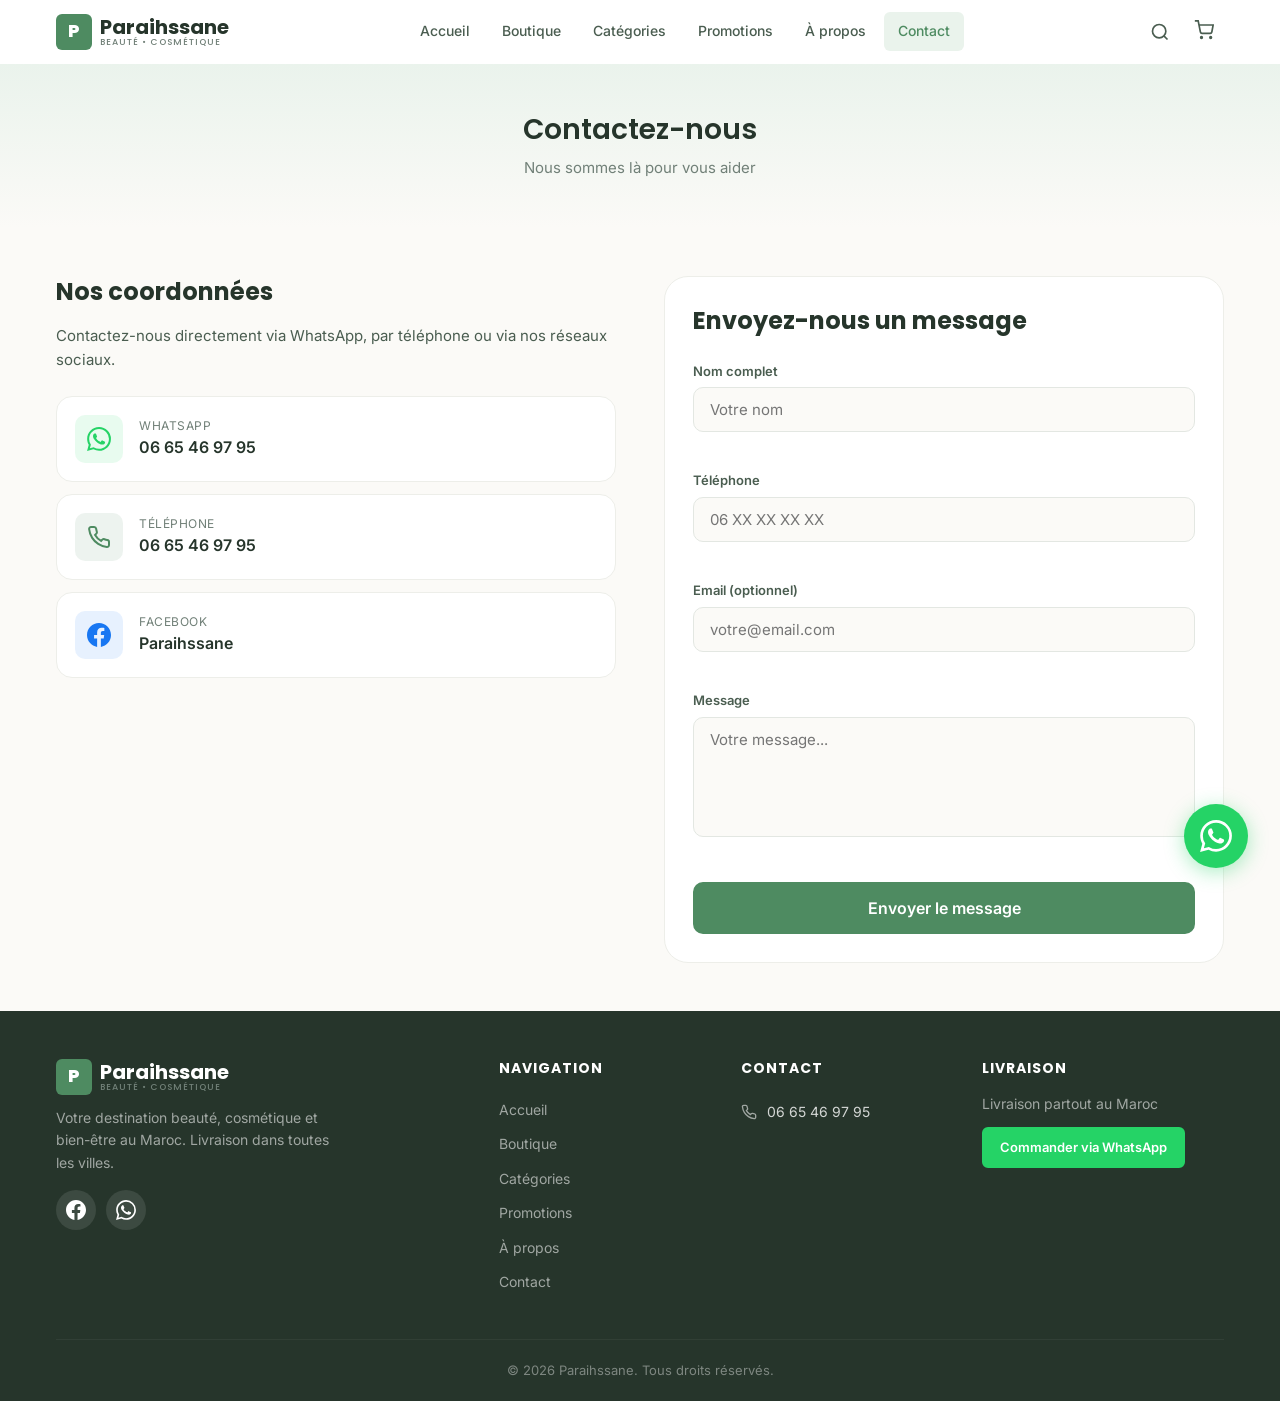
<file: contact.html>
<!DOCTYPE html>
<html lang="fr">
<head>
  <meta charset="UTF-8">
  <meta name="viewport" content="width=device-width, initial-scale=1.0">
  <title>Contact — Paraihssane</title>
  <meta name="description" content="Contactez Paraihssane par WhatsApp, téléphone ou formulaire. Nous sommes là pour vous aider.">
  <link rel="preconnect" href="https://fonts.googleapis.com">
  <link rel="preconnect" href="https://fonts.gstatic.com" crossorigin>
  <link href="https://fonts.googleapis.com/css2?family=Poppins:wght@400;500;600;700;800&family=Inter:wght@300;400;500;600;700&family=Cairo:wght@400;600;700&display=swap" rel="stylesheet">
  <link rel="stylesheet" href="style.css">
</head>
<body>

<!-- ========== HEADER ========== -->
<header class="site-header">
  <div class="header-inner">
    <a href="index.html" class="logo" aria-label="Paraihssane — Accueil">
      <span class="logo-icon">P</span>
      <span class="logo-text">Paraihssane<small>Beauté • Cosmétique</small></span>
    </a>

    <nav class="desktop-nav" aria-label="Navigation principale">
      <a href="index.html">Accueil</a>
      <a href="shop.html">Boutique</a>
      <a href="shop.html?category=Visage">Catégories</a>
      <a href="shop.html?category=Packs">Promotions</a>
      <a href="about.html">À propos</a>
      <a href="contact.html" class="active">Contact</a>
    </nav>

    <div class="header-actions">
      <button class="header-btn search-toggle" aria-label="Rechercher">
        <svg width="20" height="20" viewBox="0 0 24 24" fill="none" stroke="currentColor" stroke-width="2"><circle cx="11" cy="11" r="8"/><line x1="21" y1="21" x2="16.65" y2="16.65"/></svg>
      </button>
      <button class="header-btn cart-toggle" aria-label="Panier">
        <span class="cart-icon-wrap">
          <svg width="20" height="20" viewBox="0 0 24 24" fill="none" stroke="currentColor" stroke-width="2"><circle cx="9" cy="21" r="1"/><circle cx="20" cy="21" r="1"/><path d="M1 1h4l2.68 13.39a2 2 0 0 0 2 1.61h9.72a2 2 0 0 0 2-1.61L23 6H6"/></svg>
          <span class="cart-badge">0</span>
        </span>
      </button>
      <button class="hamburger" aria-label="Menu">
        <span></span><span></span><span></span>
      </button>
    </div>
  </div>

  <nav class="mobile-menu" aria-label="Menu mobile">
    <a href="index.html">Accueil</a>
    <a href="shop.html">Boutique</a>
    <a href="shop.html?category=Visage">Catégories</a>
    <a href="shop.html?category=Packs">Promotions</a>
    <a href="about.html">À propos</a>
    <a href="contact.html" class="active">Contact</a>
  </nav>
  <div class="menu-overlay"></div>
</header>

<!-- ========== SEARCH OVERLAY ========== -->
<div class="search-overlay">
  <button class="search-close" aria-label="Fermer la recherche">
    <svg width="24" height="24" viewBox="0 0 24 24" fill="none" stroke="currentColor" stroke-width="2"><line x1="18" y1="6" x2="6" y2="18"/><line x1="6" y1="6" x2="18" y2="18"/></svg>
  </button>
  <div class="search-form">
    <input type="text" class="search-input" placeholder="Rechercher un produit..." aria-label="Rechercher un produit">
  </div>
  <div class="search-results"></div>
</div>

<!-- ========== CART ========== -->
<div class="cart-overlay"></div>
<div class="cart-drawer"></div>

<!-- ========== MAIN ========== -->
<main>

  <section class="page-header">
    <div class="container">
      <h1>Contactez-nous</h1>
      <p>Nous sommes là pour vous aider</p>
    </div>
  </section>

  <section class="section">
    <div class="container">
      <div class="contact-grid">

        <div class="reveal-up">
          <h2 class="section-title mb-16">Nos coordonnées</h2>
          <p class="mb-24" style="color:var(--text-secondary);">Contactez-nous directement via WhatsApp, par téléphone ou via nos réseaux sociaux.</p>

          <div class="contact-methods">
            <a href="https://wa.me/212665469795" target="_blank" class="contact-method stagger-item">
              <div class="contact-method-icon whatsapp">
                <svg width="24" height="24" viewBox="0 0 24 24" fill="currentColor"><path d="M17.472 14.382c-.297-.149-1.758-.867-2.03-.967-.273-.099-.471-.148-.67.15-.197.297-.767.966-.94 1.164-.173.199-.347.223-.644.075-.297-.15-1.255-.463-2.39-1.475-.883-.788-1.48-1.761-1.653-2.059-.173-.297-.018-.458.13-.606.134-.133.298-.347.446-.52.149-.174.198-.298.298-.497.099-.198.05-.371-.025-.52-.075-.149-.669-1.612-.916-2.207-.242-.579-.487-.5-.669-.51-.173-.008-.371-.01-.57-.01-.198 0-.52.074-.792.372-.272.297-1.04 1.016-1.04 2.479 0 1.462 1.065 2.875 1.213 3.074.149.198 2.096 3.2 5.077 4.487.709.306 1.262.489 1.694.625.712.227 1.36.195 1.871.118.571-.085 1.758-.719 2.006-1.413.248-.694.248-1.289.173-1.413-.074-.124-.272-.198-.57-.347m-5.421 7.403h-.004a9.87 9.87 0 01-5.031-1.378l-.361-.214-3.741.982.998-3.648-.235-.374a9.86 9.86 0 01-1.51-5.26c.001-5.45 4.436-9.884 9.888-9.884 2.64 0 5.122 1.03 6.988 2.898a9.825 9.825 0 012.893 6.994c-.003 5.45-4.437 9.884-9.885 9.884m8.413-18.297A11.815 11.815 0 0012.05 0C5.495 0 .16 5.335.157 11.892c0 2.096.547 4.142 1.588 5.945L.057 24l6.305-1.654a11.882 11.882 0 005.683 1.448h.005c6.554 0 11.89-5.335 11.893-11.893a11.821 11.821 0 00-3.48-8.413z"/></svg>
              </div>
              <div>
                <div class="contact-method-label">WhatsApp</div>
                <div class="contact-method-value">06 65 46 97 95</div>
              </div>
            </a>

            <a href="tel:0665469795" class="contact-method stagger-item">
              <div class="contact-method-icon phone">
                <svg width="24" height="24" viewBox="0 0 24 24" fill="none" stroke="currentColor" stroke-width="2"><path d="M22 16.92v3a2 2 0 0 1-2.18 2 19.79 19.79 0 0 1-8.63-3.07 19.5 19.5 0 0 1-6-6 19.79 19.79 0 0 1-3.07-8.67A2 2 0 0 1 4.11 2h3a2 2 0 0 1 2 1.72c.127.96.361 1.903.7 2.81a2 2 0 0 1-.45 2.11L8.09 9.91a16 16 0 0 0 6 6l1.27-1.27a2 2 0 0 1 2.11-.45c.907.339 1.85.573 2.81.7A2 2 0 0 1 22 16.92z"/></svg>
              </div>
              <div>
                <div class="contact-method-label">Téléphone</div>
                <div class="contact-method-value">06 65 46 97 95</div>
              </div>
            </a>

            <a href="https://www.facebook.com/paraihssane" target="_blank" class="contact-method stagger-item">
              <div class="contact-method-icon facebook">
                <svg width="24" height="24" viewBox="0 0 24 24" fill="currentColor"><path d="M24 12.073c0-6.627-5.373-12-12-12s-12 5.373-12 12c0 5.99 4.388 10.954 10.125 11.854v-8.385H7.078v-3.47h3.047V9.43c0-3.007 1.792-4.669 4.533-4.669 1.312 0 2.686.235 2.686.235v2.953H15.83c-1.491 0-1.956.925-1.956 1.874v2.25h3.328l-.532 3.47h-2.796v8.385C19.612 23.027 24 18.062 24 12.073z"/></svg>
              </div>
              <div>
                <div class="contact-method-label">Facebook</div>
                <div class="contact-method-value">Paraihssane</div>
              </div>
            </a>
          </div>
        </div>

        <div class="reveal-up">
          <form class="contact-form" novalidate>
            <h2 class="section-title mb-24">Envoyez-nous un message</h2>
            <div class="form-success">✓ Votre message a bien été envoyé. Nous vous répondrons dans les plus brefs délais.</div>

            <div class="form-group">
              <label for="name">Nom complet</label>
              <input type="text" id="name" name="name" required placeholder="Votre nom">
              <div class="field-error"></div>
            </div>
            <div class="form-group">
              <label for="phone">Téléphone</label>
              <input type="tel" id="phone" name="phone" required placeholder="06 XX XX XX XX">
              <div class="field-error"></div>
            </div>
            <div class="form-group">
              <label for="email">Email (optionnel)</label>
              <input type="email" id="email" name="email" placeholder="votre@email.com">
              <div class="field-error"></div>
            </div>
            <div class="form-group">
              <label for="message">Message</label>
              <textarea id="message" name="message" required placeholder="Votre message..."></textarea>
              <div class="field-error"></div>
            </div>
            <button class="btn btn-primary btn-full btn-lg" type="submit">Envoyer le message</button>
          </form>
        </div>

      </div>
    </div>
  </section>

</main>

<!-- ========== FOOTER ========== -->
<footer class="site-footer">
  <div class="container">
    <div class="footer-grid">
      <div class="footer-brand">
        <a href="index.html" class="logo">
          <span class="logo-icon">P</span>
          <span class="logo-text">Paraihssane<small>Beauté • Cosmétique</small></span>
        </a>
        <p class="footer-brand-desc">Votre destination beauté, cosmétique et bien-être au Maroc. Livraison dans toutes les villes.</p>
        <div class="footer-social">
          <a href="https://www.facebook.com/paraihssane" target="_blank" aria-label="Facebook">
            <svg width="20" height="20" viewBox="0 0 24 24" fill="currentColor"><path d="M24 12.073c0-6.627-5.373-12-12-12s-12 5.373-12 12c0 5.99 4.388 10.954 10.125 11.854v-8.385H7.078v-3.47h3.047V9.43c0-3.007 1.792-4.669 4.533-4.669 1.312 0 2.686.235 2.686.235v2.953H15.83c-1.491 0-1.956.925-1.956 1.874v2.25h3.328l-.532 3.47h-2.796v8.385C19.612 23.027 24 18.062 24 12.073z"/></svg>
          </a>
          <a href="https://wa.me/212665469795" target="_blank" aria-label="WhatsApp">
            <svg width="20" height="20" viewBox="0 0 24 24" fill="currentColor"><path d="M17.472 14.382c-.297-.149-1.758-.867-2.03-.967-.273-.099-.471-.148-.67.15-.197.297-.767.966-.94 1.164-.173.199-.347.223-.644.075-.297-.15-1.255-.463-2.39-1.475-.883-.788-1.48-1.761-1.653-2.059-.173-.297-.018-.458.13-.606.134-.133.298-.347.446-.52.149-.174.198-.298.298-.497.099-.198.05-.371-.025-.52-.075-.149-.669-1.612-.916-2.207-.242-.579-.487-.5-.669-.51-.173-.008-.371-.01-.57-.01-.198 0-.52.074-.792.372-.272.297-1.04 1.016-1.04 2.479 0 1.462 1.065 2.875 1.213 3.074.149.198 2.096 3.2 5.077 4.487.709.306 1.262.489 1.694.625.712.227 1.36.195 1.871.118.571-.085 1.758-.719 2.006-1.413.248-.694.248-1.289.173-1.413-.074-.124-.272-.198-.57-.347m-5.421 7.403h-.004a9.87 9.87 0 01-5.031-1.378l-.361-.214-3.741.982.998-3.648-.235-.374a9.86 9.86 0 01-1.51-5.26c.001-5.45 4.436-9.884 9.888-9.884 2.64 0 5.122 1.03 6.988 2.898a9.825 9.825 0 012.893 6.994c-.003 5.45-4.437 9.884-9.885 9.884m8.413-18.297A11.815 11.815 0 0012.05 0C5.495 0 .16 5.335.157 11.892c0 2.096.547 4.142 1.588 5.945L.057 24l6.305-1.654a11.882 11.882 0 005.683 1.448h.005c6.554 0 11.89-5.335 11.893-11.893a11.821 11.821 0 00-3.48-8.413z"/></svg>
          </a>
        </div>
      </div>
      <div>
        <h4 class="footer-title">Navigation</h4>
        <div class="footer-links">
          <a href="index.html">Accueil</a>
          <a href="shop.html">Boutique</a>
          <a href="shop.html?category=Visage">Catégories</a>
          <a href="shop.html?category=Packs">Promotions</a>
          <a href="about.html">À propos</a>
          <a href="contact.html">Contact</a>
        </div>
      </div>
      <div>
        <h4 class="footer-title">Contact</h4>
        <div class="footer-contact-item">
          <svg width="16" height="16" viewBox="0 0 24 24" fill="none" stroke="currentColor" stroke-width="2"><path d="M22 16.92v3a2 2 0 0 1-2.18 2 19.79 19.79 0 0 1-8.63-3.07 19.5 19.5 0 0 1-6-6 19.79 19.79 0 0 1-3.07-8.67A2 2 0 0 1 4.11 2h3a2 2 0 0 1 2 1.72c.127.96.361 1.903.7 2.81a2 2 0 0 1-.45 2.11L8.09 9.91a16 16 0 0 0 6 6l1.27-1.27a2 2 0 0 1 2.11-.45c.907.339 1.85.573 2.81.7A2 2 0 0 1 22 16.92z"/></svg>
          <span>06 65 46 97 95</span>
        </div>
      </div>
      <div>
        <h4 class="footer-title">Livraison</h4>
        <p style="font-size:14px;opacity:0.7;margin-bottom:12px;">Livraison partout au Maroc</p>
        <a href="https://wa.me/212665469795" target="_blank" class="btn btn-whatsapp btn-sm">Commander via WhatsApp</a>
      </div>
    </div>
    <div class="footer-bottom">&copy; 2026 Paraihssane. Tous droits réservés.</div>
  </div>
</footer>

<a href="https://wa.me/212665469795" target="_blank" class="whatsapp-float" aria-label="Contactez-nous sur WhatsApp">
  <svg viewBox="0 0 24 24" fill="currentColor"><path d="M17.472 14.382c-.297-.149-1.758-.867-2.03-.967-.273-.099-.471-.148-.67.15-.197.297-.767.966-.94 1.164-.173.199-.347.223-.644.075-.297-.15-1.255-.463-2.39-1.475-.883-.788-1.48-1.761-1.653-2.059-.173-.297-.018-.458.13-.606.134-.133.298-.347.446-.52.149-.174.198-.298.298-.497.099-.198.05-.371-.025-.52-.075-.149-.669-1.612-.916-2.207-.242-.579-.487-.5-.669-.51-.173-.008-.371-.01-.57-.01-.198 0-.52.074-.792.372-.272.297-1.04 1.016-1.04 2.479 0 1.462 1.065 2.875 1.213 3.074.149.198 2.096 3.2 5.077 4.487.709.306 1.262.489 1.694.625.712.227 1.36.195 1.871.118.571-.085 1.758-.719 2.006-1.413.248-.694.248-1.289.173-1.413-.074-.124-.272-.198-.57-.347m-5.421 7.403h-.004a9.87 9.87 0 01-5.031-1.378l-.361-.214-3.741.982.998-3.648-.235-.374a9.86 9.86 0 01-1.51-5.26c.001-5.45 4.436-9.884 9.888-9.884 2.64 0 5.122 1.03 6.988 2.898a9.825 9.825 0 012.893 6.994c-.003 5.45-4.437 9.884-9.885 9.884m8.413-18.297A11.815 11.815 0 0012.05 0C5.495 0 .16 5.335.157 11.892c0 2.096.547 4.142 1.588 5.945L.057 24l6.305-1.654a11.882 11.882 0 005.683 1.448h.005c6.554 0 11.89-5.335 11.893-11.893a11.821 11.821 0 00-3.48-8.413z"/></svg>
</a>

<script src="products.js"></script>
<script src="cart.js"></script>
<script src="script.js"></script>
</body>
</html>
</file>
<file: style.css>
/* ============================================
   PARAIHSSANE — Complete Design System
   ============================================ */

@import url('https://fonts.googleapis.com/css2?family=Cairo:wght@400;600;700&family=Inter:wght@300;400;500;600;700&family=Poppins:wght@400;500;600;700;800&display=swap');

/* ----------------------------------------
   CSS Custom Properties
   ---------------------------------------- */
:root {
  --primary: #4E8B61;
  --primary-dark: #356746;
  --primary-light: #EAF3EC;
  --primary-hover: #3f7a52;

  --accent: #D8A83E;
  --accent-soft: #F7EFD8;
  --accent-hover: #c99a2f;

  --background: #FBFAF7;
  --surface: #FFFFFF;
  --surface-alt: #F5F3EE;

  --text: #26352B;
  --text-secondary: #4A5D50;
  --muted: #718078;
  --light-text: #9BA8A0;

  --border: #E3E7E2;
  --border-light: #EDEEE9;

  --sale: #D94B55;
  --sale-bg: #FDF0F1;
  --success: #25D366;
  --success-dark: #1eab58;

  --shadow-xs: 0 1px 2px rgba(38,53,43,0.04);
  --shadow-sm: 0 2px 8px rgba(38,53,43,0.06);
  --shadow-md: 0 4px 16px rgba(38,53,43,0.08);
  --shadow-lg: 0 8px 32px rgba(38,53,43,0.10);
  --shadow-xl: 0 16px 48px rgba(38,53,43,0.12);

  --radius-sm: 6px;
  --radius-md: 10px;
  --radius-lg: 16px;
  --radius-xl: 24px;
  --radius-full: 9999px;

  --font-heading: 'Poppins', 'Cairo', sans-serif;
  --font-body: 'Inter', 'Cairo', sans-serif;

  --header-height: 64px;
  --container-max: 1200px;
  --container-padding: 16px;

  --transition-fast: 0.15s ease;
  --transition: 0.25s ease;
  --transition-slow: 0.4s cubic-bezier(0.22, 1, 0.36, 1);
}

/* ----------------------------------------
   Reset & Base
   ---------------------------------------- */
*, *::before, *::after {
  box-sizing: border-box;
  margin: 0;
  padding: 0;
}

html {
  scroll-behavior: smooth;
  -webkit-text-size-adjust: 100%;
  scroll-padding-top: calc(var(--header-height) + 16px);
}

body {
  font-family: var(--font-body);
  font-size: 15px;
  line-height: 1.6;
  color: var(--text);
  background: var(--background);
  -webkit-font-smoothing: antialiased;
  -moz-osx-font-smoothing: grayscale;
  overflow-x: hidden;
}

body.cart-open,
body.modal-open,
body.menu-open {
  overflow: hidden;
}

img {
  max-width: 100%;
  height: auto;
  display: block;
}

a {
  text-decoration: none;
  color: inherit;
  transition: color var(--transition-fast);
}

button {
  border: none;
  background: none;
  cursor: pointer;
  font-family: inherit;
  font-size: inherit;
}

ul, ol {
  list-style: none;
}

input, textarea, select {
  font-family: inherit;
  font-size: inherit;
}

h1, h2, h3, h4, h5, h6 {
  font-family: var(--font-heading);
  font-weight: 600;
  line-height: 1.3;
  color: var(--text);
}

/* ----------------------------------------
   Utility Classes
   ---------------------------------------- */
.container {
  width: 100%;
  max-width: var(--container-max);
  margin: 0 auto;
  padding: 0 var(--container-padding);
}

.section {
  padding: 48px 0;
}

.section-header {
  text-align: center;
  margin-bottom: 32px;
}

.section-label {
  display: inline-block;
  font-size: 11px;
  font-weight: 600;
  letter-spacing: 1.5px;
  text-transform: uppercase;
  color: var(--primary);
  background: var(--primary-light);
  padding: 4px 14px;
  border-radius: var(--radius-full);
  margin-bottom: 10px;
}

.section-title {
  font-size: 24px;
  font-weight: 700;
  margin-bottom: 8px;
}

.section-subtitle {
  font-size: 15px;
  color: var(--muted);
  max-width: 560px;
  margin: 0 auto;
}

.text-center { text-align: center; }

/* ----------------------------------------
   Buttons
   ---------------------------------------- */
.btn {
  display: inline-flex;
  align-items: center;
  justify-content: center;
  gap: 8px;
  padding: 12px 24px;
  border-radius: var(--radius-md);
  font-weight: 600;
  font-size: 14px;
  transition: all var(--transition);
  white-space: nowrap;
  cursor: pointer;
  border: 2px solid transparent;
}

.btn-sm {
  padding: 8px 16px;
  font-size: 13px;
  border-radius: var(--radius-sm);
}

.btn-lg {
  padding: 14px 32px;
  font-size: 16px;
  border-radius: var(--radius-md);
}

.btn-full {
  width: 100%;
}

.btn-primary {
  background: var(--primary);
  color: #fff;
  border-color: var(--primary);
}

.btn-primary:hover {
  background: var(--primary-dark);
  border-color: var(--primary-dark);
  transform: translateY(-1px);
  box-shadow: var(--shadow-md);
}

.btn-outline {
  background: transparent;
  color: var(--text);
  border-color: var(--border);
}

.btn-outline:hover {
  border-color: var(--primary);
  color: var(--primary);
  background: var(--primary-light);
}

.btn-whatsapp {
  background: var(--success);
  color: #fff;
  border-color: var(--success);
}

.btn-whatsapp:hover {
  background: var(--success-dark);
  border-color: var(--success-dark);
  transform: translateY(-1px);
  box-shadow: var(--shadow-md);
}

.btn-whatsapp-icon {
  width: 40px;
  height: 40px;
  padding: 0;
  border-radius: var(--radius-sm);
  background: var(--success);
  color: #fff;
  display: inline-flex;
  align-items: center;
  justify-content: center;
  transition: all var(--transition);
}

.btn-whatsapp-icon:hover {
  background: var(--success-dark);
  transform: translateY(-1px);
  box-shadow: 0 4px 12px rgba(37, 211, 102, 0.3);
}

.btn-accent {
  background: var(--accent);
  color: #fff;
  border-color: var(--accent);
}

.btn-accent:hover {
  background: var(--accent-hover);
  border-color: var(--accent-hover);
  transform: translateY(-1px);
}

/* ----------------------------------------
   Header
   ---------------------------------------- */
.site-header {
  position: fixed;
  top: 0;
  left: 0;
  right: 0;
  height: var(--header-height);
  background: rgba(255, 255, 255, 0.95);
  backdrop-filter: blur(12px);
  -webkit-backdrop-filter: blur(12px);
  z-index: 1000;
  transition: all var(--transition);
  border-bottom: 1px solid transparent;
}

.site-header.scrolled {
  border-bottom-color: var(--border-light);
  box-shadow: var(--shadow-xs);
}

.header-inner {
  display: flex;
  align-items: center;
  justify-content: space-between;
  height: 100%;
  max-width: var(--container-max);
  margin: 0 auto;
  padding: 0 var(--container-padding);
}

.logo {
  display: flex;
  align-items: center;
  gap: 8px;
  font-family: var(--font-heading);
  font-weight: 700;
  font-size: 20px;
  color: var(--text);
}

.logo-icon {
  width: 36px;
  height: 36px;
  background: var(--primary);
  border-radius: var(--radius-sm);
  display: flex;
  align-items: center;
  justify-content: center;
  color: #fff;
  font-size: 18px;
  font-weight: 800;
}

.logo-text {
  line-height: 1.1;
}

.logo-text small {
  display: block;
  font-size: 9px;
  font-weight: 500;
  color: var(--muted);
  letter-spacing: 1px;
  text-transform: uppercase;
}

/* Desktop Navigation */
.desktop-nav {
  display: none;
}

@media (min-width: 768px) {
  .desktop-nav {
    display: flex;
    align-items: center;
    gap: 4px;
  }

  .desktop-nav a {
    padding: 8px 14px;
    font-size: 14px;
    font-weight: 500;
    color: var(--text-secondary);
    border-radius: var(--radius-sm);
    transition: all var(--transition-fast);
  }

  .desktop-nav a:hover,
  .desktop-nav a.active {
    color: var(--primary);
    background: var(--primary-light);
  }
}

.header-actions {
  display: flex;
  align-items: center;
  gap: 4px;
}

.header-btn {
  width: 40px;
  height: 40px;
  display: flex;
  align-items: center;
  justify-content: center;
  border-radius: var(--radius-sm);
  color: var(--text-secondary);
  transition: all var(--transition-fast);
  position: relative;
}

.header-btn:hover {
  background: var(--primary-light);
  color: var(--primary);
}

.cart-icon-wrap {
  position: relative;
}

.cart-badge {
  position: absolute;
  top: 2px;
  right: 2px;
  width: 18px;
  height: 18px;
  background: var(--sale);
  color: #fff;
  font-size: 10px;
  font-weight: 700;
  border-radius: 50%;
  display: flex;
  align-items: center;
  justify-content: center;
  transition: all var(--transition-fast);
}

.cart-badge:empty,
.cart-badge[style*="display: none"] {
  transform: scale(0);
}

.cart-bounce {
  animation: cartBounce 0.4s ease;
}

.badge-pulse {
  animation: badgePulse 0.4s ease;
}

@keyframes cartBounce {
  0%, 100% { transform: scale(1); }
  50% { transform: scale(1.2); }
}

@keyframes badgePulse {
  0%, 100% { transform: scale(1); }
  50% { transform: scale(1.4); }
}

/* Hamburger */
.hamburger {
  display: flex;
  flex-direction: column;
  justify-content: center;
  gap: 5px;
  width: 40px;
  height: 40px;
  padding: 8px;
  cursor: pointer;
}

.hamburger span {
  display: block;
  width: 100%;
  height: 2px;
  background: var(--text);
  border-radius: 2px;
  transition: all var(--transition);
  transform-origin: center;
}

.hamburger.active span:nth-child(1) {
  transform: translateY(7px) rotate(45deg);
}

.hamburger.active span:nth-child(2) {
  opacity: 0;
}

.hamburger.active span:nth-child(3) {
  transform: translateY(-7px) rotate(-45deg);
}

@media (min-width: 768px) {
  .hamburger {
    display: none;
  }
}

/* Mobile Menu */
.mobile-menu {
  position: fixed;
  top: var(--header-height);
  right: -100%;
  width: min(320px, 85vw);
  height: calc(100vh - var(--header-height));
  background: var(--surface);
  z-index: 999;
  transition: right var(--transition-slow);
  padding: 24px;
  overflow-y: auto;
  box-shadow: var(--shadow-xl);
}

.mobile-menu.open {
  right: 0;
}

.mobile-menu a {
  display: flex;
  align-items: center;
  gap: 12px;
  padding: 14px 16px;
  font-size: 16px;
  font-weight: 500;
  color: var(--text-secondary);
  border-radius: var(--radius-md);
  transition: all var(--transition-fast);
  margin-bottom: 4px;
}

.mobile-menu a:hover,
.mobile-menu a.active {
  background: var(--primary-light);
  color: var(--primary);
}

.menu-overlay {
  position: fixed;
  inset: 0;
  background: rgba(0,0,0,0.4);
  z-index: 998;
  opacity: 0;
  pointer-events: none;
  transition: opacity var(--transition);
}

.menu-overlay.open {
  opacity: 1;
  pointer-events: all;
}

/* ----------------------------------------
   Search Overlay
   ---------------------------------------- */
.search-overlay {
  position: fixed;
  inset: 0;
  background: rgba(255,255,255,0.97);
  backdrop-filter: blur(20px);
  z-index: 2000;
  display: flex;
  flex-direction: column;
  align-items: center;
  padding-top: 120px;
  opacity: 0;
  pointer-events: none;
  transition: opacity var(--transition);
}

.search-overlay.open {
  opacity: 1;
  pointer-events: all;
}

.search-close {
  position: absolute;
  top: 20px;
  right: 20px;
  width: 44px;
  height: 44px;
  display: flex;
  align-items: center;
  justify-content: center;
  border-radius: 50%;
  color: var(--text);
  transition: background var(--transition-fast);
}

.search-close:hover {
  background: var(--primary-light);
}

.search-form {
  width: min(560px, 90vw);
}

.search-form input {
  width: 100%;
  padding: 16px 24px;
  border: 2px solid var(--border);
  border-radius: var(--radius-xl);
  font-size: 18px;
  background: var(--surface);
  outline: none;
  transition: border-color var(--transition-fast);
}

.search-form input:focus {
  border-color: var(--primary);
}

.search-results {
  width: min(560px, 90vw);
  margin-top: 16px;
  max-height: 60vh;
  overflow-y: auto;
}

.search-result-item {
  display: flex;
  align-items: center;
  gap: 14px;
  padding: 12px 16px;
  border-radius: var(--radius-md);
  transition: background var(--transition-fast);
}

.search-result-item:hover {
  background: var(--primary-light);
}

.search-result-item img {
  width: 48px;
  height: 48px;
  object-fit: cover;
  border-radius: var(--radius-sm);
  background: var(--surface-alt);
}

.search-result-name {
  display: block;
  font-weight: 500;
  font-size: 14px;
}

.search-result-price {
  display: block;
  color: var(--primary);
  font-weight: 600;
  font-size: 13px;
}

.search-no-results {
  text-align: center;
  padding: 32px;
  color: var(--muted);
}

/* ----------------------------------------
   Cart Drawer
   ---------------------------------------- */
.cart-overlay {
  position: fixed;
  inset: 0;
  background: rgba(0,0,0,0.4);
  z-index: 1500;
  opacity: 0;
  pointer-events: none;
  transition: opacity var(--transition);
}

.cart-overlay.open {
  opacity: 1;
  pointer-events: all;
}

.cart-drawer {
  position: fixed;
  top: 0;
  right: -100%;
  width: min(420px, 90vw);
  height: 100vh;
  background: var(--surface);
  z-index: 1501;
  transition: right var(--transition-slow);
  display: flex;
  flex-direction: column;
  box-shadow: var(--shadow-xl);
}

.cart-drawer.open {
  right: 0;
}

.cart-drawer-header {
  display: flex;
  align-items: center;
  justify-content: space-between;
  padding: 20px 24px;
  border-bottom: 1px solid var(--border-light);
}

.cart-drawer-header h3 {
  font-size: 18px;
  font-weight: 600;
}

.cart-count-label {
  color: var(--muted);
  font-weight: 400;
  font-size: 14px;
}

.cart-close-btn {
  width: 36px;
  height: 36px;
  display: flex;
  align-items: center;
  justify-content: center;
  border-radius: 50%;
  color: var(--text);
  transition: background var(--transition-fast);
}

.cart-close-btn:hover {
  background: var(--primary-light);
}

.cart-empty {
  flex: 1;
  display: flex;
  flex-direction: column;
  align-items: center;
  justify-content: center;
  padding: 48px 24px;
  text-align: center;
  gap: 16px;
}

.cart-empty p {
  color: var(--muted);
  font-size: 16px;
}

.cart-items {
  flex: 1;
  overflow-y: auto;
  padding: 16px 24px;
}

.cart-item {
  display: flex;
  gap: 12px;
  padding: 16px 0;
  border-bottom: 1px solid var(--border-light);
}

.cart-item:last-child {
  border-bottom: none;
}

.cart-item-img {
  width: 64px;
  height: 64px;
  border-radius: var(--radius-sm);
  overflow: hidden;
  flex-shrink: 0;
  background: var(--surface-alt);
}

.cart-item-img img {
  width: 100%;
  height: 100%;
  object-fit: cover;
}

.cart-item-info {
  flex: 1;
  min-width: 0;
}

.cart-item-category {
  font-size: 11px;
  color: var(--muted);
  text-transform: uppercase;
  letter-spacing: 0.5px;
}

.cart-item-name {
  font-size: 14px;
  font-weight: 600;
  margin: 2px 0;
  white-space: nowrap;
  overflow: hidden;
  text-overflow: ellipsis;
}

.cart-item-price {
  font-size: 14px;
  font-weight: 700;
  color: var(--primary);
}

.cart-item-controls {
  display: flex;
  flex-direction: column;
  align-items: flex-end;
  justify-content: space-between;
}

.qty-control {
  display: flex;
  align-items: center;
  gap: 0;
  border: 1px solid var(--border);
  border-radius: var(--radius-sm);
  overflow: hidden;
}

.qty-btn {
  width: 32px;
  height: 32px;
  display: flex;
  align-items: center;
  justify-content: center;
  font-size: 16px;
  color: var(--text-secondary);
  transition: all var(--transition-fast);
}

.qty-btn:hover {
  background: var(--primary-light);
  color: var(--primary);
}

.qty-value {
  width: 36px;
  text-align: center;
  font-weight: 600;
  font-size: 14px;
}

.cart-item-remove {
  color: var(--muted);
  padding: 4px;
  transition: color var(--transition-fast);
}

.cart-item-remove:hover {
  color: var(--sale);
}

.cart-footer {
  padding: 20px 24px;
  border-top: 1px solid var(--border-light);
  display: flex;
  flex-direction: column;
  gap: 12px;
}

.cart-total-row {
  display: flex;
  justify-content: space-between;
  align-items: center;
  font-size: 16px;
  font-weight: 600;
}

.cart-total-value {
  font-size: 20px;
  font-weight: 700;
  color: var(--primary);
}

/* ----------------------------------------
   Hero Section
   ---------------------------------------- */
.hero {
  margin-top: var(--header-height);
  padding: 40px 0 0;
  background: linear-gradient(180deg, var(--primary-light) 0%, var(--background) 100%);
  overflow: hidden;
}

.hero-inner {
  display: flex;
  flex-direction: column;
  gap: 32px;
  align-items: center;
  text-align: center;
}

.hero-content {
  max-width: 600px;
}

.hero-label {
  display: inline-block;
  font-size: 11px;
  font-weight: 700;
  letter-spacing: 2px;
  text-transform: uppercase;
  color: var(--primary);
  background: rgba(78,139,97,0.12);
  padding: 6px 16px;
  border-radius: var(--radius-full);
  margin-bottom: 16px;
  animation: fadeInUp 0.6s ease both;
}

.hero-title {
  font-size: 28px;
  font-weight: 800;
  line-height: 1.25;
  margin-bottom: 14px;
  animation: fadeInUp 0.6s ease 0.1s both;
}

.hero-title .highlight {
  color: var(--primary);
}

.hero-text {
  font-size: 15px;
  color: var(--text-secondary);
  margin-bottom: 24px;
  line-height: 1.7;
  animation: fadeInUp 0.6s ease 0.2s both;
}

.hero-actions {
  display: flex;
  flex-direction: column;
  gap: 12px;
  width: 100%;
  max-width: 320px;
  margin: 0 auto;
  animation: fadeInUp 0.6s ease 0.3s both;
}

.hero-image {
  width: 100%;
  max-width: 500px;
  position: relative;
  animation: fadeInUp 0.6s ease 0.4s both;
}

.hero-image img {
  width: 100%;
  height: auto;
  border-radius: var(--radius-lg);
}

.hero-image::after {
  content: '';
  position: absolute;
  bottom: -20px;
  left: 10%;
  right: 10%;
  height: 40px;
  background: radial-gradient(ellipse, rgba(78,139,97,0.15) 0%, transparent 70%);
  border-radius: 50%;
}

@media (min-width: 768px) {
  .hero {
    padding: 60px 0 0;
  }

  .hero-inner {
    flex-direction: row;
    text-align: left;
    gap: 48px;
  }

  .hero-content {
    flex: 1;
  }

  .hero-title {
    font-size: 40px;
  }

  .hero-text {
    font-size: 16px;
  }

  .hero-actions {
    flex-direction: row;
    max-width: none;
  }

  .hero-image {
    flex: 1;
    max-width: 480px;
  }
}

@media (min-width: 1024px) {
  .hero-title {
    font-size: 46px;
  }
}

/* ----------------------------------------
   Trust / Delivery Bar
   ---------------------------------------- */
.trust-bar {
  padding: 32px 0;
  background: var(--primary);
  color: #fff;
}

.trust-inner {
  display: flex;
  flex-direction: column;
  align-items: center;
  gap: 16px;
  text-align: center;
}

.trust-icon {
  width: 56px;
  height: 56px;
  background: rgba(255,255,255,0.15);
  border-radius: 50%;
  display: flex;
  align-items: center;
  justify-content: center;
  font-size: 28px;
}

.trust-title {
  font-size: 22px;
  font-weight: 700;
  color: #fff;
}

.trust-text {
  font-size: 14px;
  opacity: 0.9;
  max-width: 480px;
  line-height: 1.6;
}

.trust-bar .btn {
  background: #fff;
  color: var(--primary);
  border-color: #fff;
}

.trust-bar .btn:hover {
  background: var(--accent);
  border-color: var(--accent);
  color: #fff;
}

/* ----------------------------------------
   Categories
   ---------------------------------------- */
.categories-grid {
  display: grid;
  grid-template-columns: repeat(2, 1fr);
  gap: 12px;
}

.category-card {
  position: relative;
  border-radius: var(--radius-lg);
  overflow: hidden;
  cursor: pointer;
  aspect-ratio: 1;
  background: var(--surface);
  border: 1px solid var(--border-light);
  transition: all var(--transition);
}

.category-card:hover {
  transform: translateY(-4px);
  box-shadow: var(--shadow-md);
  border-color: var(--primary);
}

.category-card-img {
  width: 100%;
  height: 100%;
  object-fit: cover;
}

.category-card-overlay {
  position: absolute;
  bottom: 0;
  left: 0;
  right: 0;
  padding: 16px 14px;
  background: linear-gradient(transparent, rgba(0,0,0,0.65));
  color: #fff;
}

.category-card-name {
  font-family: var(--font-heading);
  font-size: 14px;
  font-weight: 600;
}

.category-card-count {
  font-size: 11px;
  opacity: 0.8;
}

@media (min-width: 768px) {
  .categories-grid {
    grid-template-columns: repeat(4, 1fr);
    gap: 16px;
  }

  .category-card-overlay {
    padding: 20px 18px;
  }

  .category-card-name {
    font-size: 16px;
  }
}

/* ----------------------------------------
   Product Cards
   ---------------------------------------- */
.products-grid {
  display: grid;
  grid-template-columns: repeat(2, 1fr);
  gap: 12px;
}

.product-card {
  background: var(--surface);
  border-radius: var(--radius-lg);
  border: 1px solid var(--border-light);
  overflow: hidden;
  transition: all var(--transition);
}

.product-card:hover {
  transform: translateY(-4px);
  box-shadow: var(--shadow-md);
}

.product-card-img-wrap {
  position: relative;
  aspect-ratio: 1;
  background: var(--surface-alt);
  overflow: hidden;
}

.product-card-img {
  width: 100%;
  height: 100%;
  object-fit: cover;
  transition: transform var(--transition-slow);
}

.product-card:hover .product-card-img {
  transform: scale(1.05);
}

.product-quick-view {
  position: absolute;
  bottom: 10px;
  right: 10px;
  width: 36px;
  height: 36px;
  background: var(--surface);
  border-radius: 50%;
  display: flex;
  align-items: center;
  justify-content: center;
  color: var(--text-secondary);
  opacity: 0;
  transform: translateY(8px);
  transition: all var(--transition);
  box-shadow: var(--shadow-sm);
}

.product-card:hover .product-quick-view {
  opacity: 1;
  transform: translateY(0);
}

.product-quick-view:hover {
  color: var(--primary);
  background: var(--primary-light);
}

.product-badge {
  position: absolute;
  top: 10px;
  left: 10px;
  padding: 4px 10px;
  border-radius: var(--radius-full);
  font-size: 10px;
  font-weight: 700;
  text-transform: uppercase;
  letter-spacing: 0.5px;
  z-index: 2;
}

.badge-promo {
  background: var(--sale);
  color: #fff;
}

.badge-new {
  background: var(--primary);
  color: #fff;
}

.badge-best {
  background: var(--accent);
  color: #fff;
}

.product-card-body {
  padding: 14px;
}

.product-card-category {
  font-size: 10px;
  font-weight: 600;
  text-transform: uppercase;
  letter-spacing: 0.8px;
  color: var(--primary);
}

.product-card-name {
  font-size: 13px;
  font-weight: 600;
  margin: 4px 0 8px;
  line-height: 1.3;
  display: -webkit-box;
  -webkit-line-clamp: 2;
  -webkit-box-orient: vertical;
  overflow: hidden;
}

.product-card-prices {
  display: flex;
  align-items: center;
  gap: 8px;
  margin-bottom: 12px;
}

.product-card-price {
  font-family: var(--font-heading);
  font-size: 18px;
  font-weight: 700;
  color: var(--primary);
}

.product-old-price {
  font-size: 13px;
  color: var(--muted);
  text-decoration: line-through;
}

.product-card-actions {
  display: flex;
  gap: 6px;
}

.product-card-actions .btn {
  flex: 1;
  min-width: 0;
  font-size: 12px;
  padding: 8px 10px;
}

.add-to-cart-btn.added {
  background: var(--primary-light);
  color: var(--primary);
  border-color: var(--primary-light);
}

@media (min-width: 768px) {
  .products-grid {
    grid-template-columns: repeat(3, 1fr);
    gap: 20px;
  }

  .product-card-body {
    padding: 18px;
  }

  .product-card-name {
    font-size: 15px;
  }

  .product-card-price {
    font-size: 20px;
  }
}

@media (min-width: 1024px) {
  .products-grid {
    grid-template-columns: repeat(4, 1fr);
  }
}

/* ----------------------------------------
   Product Modal
   ---------------------------------------- */
.product-modal {
  position: fixed;
  inset: 0;
  z-index: 2000;
  display: flex;
  align-items: center;
  justify-content: center;
  padding: 16px;
}

.modal-overlay {
  position: absolute;
  inset: 0;
  background: rgba(0,0,0,0.5);
}

.modal-content {
  position: relative;
  background: var(--surface);
  border-radius: var(--radius-xl);
  max-width: 720px;
  width: 100%;
  max-height: 90vh;
  overflow-y: auto;
  box-shadow: var(--shadow-xl);
  animation: modalIn 0.3s ease;
}

@keyframes modalIn {
  from { opacity: 0; transform: scale(0.95) translateY(10px); }
  to { opacity: 1; transform: scale(1) translateY(0); }
}

.modal-close {
  position: absolute;
  top: 16px;
  right: 16px;
  width: 40px;
  height: 40px;
  display: flex;
  align-items: center;
  justify-content: center;
  border-radius: 50%;
  background: var(--surface);
  color: var(--text);
  z-index: 2;
  box-shadow: var(--shadow-sm);
  transition: all var(--transition-fast);
}

.modal-close:hover {
  background: var(--primary-light);
  color: var(--primary);
}

.modal-body {
  display: flex;
  flex-direction: column;
}

.modal-image {
  aspect-ratio: 1;
  background: var(--surface-alt);
  overflow: hidden;
}

.modal-image img {
  width: 100%;
  height: 100%;
  object-fit: cover;
}

.modal-info {
  padding: 24px;
}

.modal-category {
  font-size: 11px;
  font-weight: 600;
  text-transform: uppercase;
  letter-spacing: 1px;
  color: var(--primary);
}

.modal-title {
  font-size: 22px;
  margin: 6px 0 12px;
}

.modal-prices {
  display: flex;
  align-items: center;
  gap: 12px;
  margin-bottom: 16px;
}

.modal-price {
  font-family: var(--font-heading);
  font-size: 28px;
  font-weight: 700;
  color: var(--primary);
}

.modal-old-price {
  font-size: 18px;
  color: var(--muted);
  text-decoration: line-through;
}

.modal-description {
  color: var(--text-secondary);
  font-size: 14px;
  line-height: 1.7;
  margin-bottom: 20px;
}

.modal-qty {
  margin-bottom: 20px;
}

.modal-qty label {
  display: block;
  font-size: 13px;
  font-weight: 600;
  margin-bottom: 8px;
}

.modal-actions {
  display: flex;
  gap: 10px;
}

.modal-actions .btn {
  flex: 1;
}

@media (min-width: 768px) {
  .modal-body {
    flex-direction: row;
  }

  .modal-image {
    width: 50%;
    aspect-ratio: auto;
  }

  .modal-info {
    width: 50%;
    padding: 32px;
  }
}

/* ----------------------------------------
   Social Grid
   ---------------------------------------- */
.social-grid {
  display: grid;
  grid-template-columns: repeat(2, 1fr);
  gap: 8px;
}

.social-grid-item {
  aspect-ratio: 1;
  border-radius: var(--radius-md);
  overflow: hidden;
  background: var(--surface-alt);
  cursor: pointer;
}

.social-grid-item img {
  width: 100%;
  height: 100%;
  object-fit: cover;
  transition: transform var(--transition-slow);
}

.social-grid-item:hover img {
  transform: scale(1.05);
}

@media (min-width: 768px) {
  .social-grid {
    grid-template-columns: repeat(3, 1fr);
    gap: 12px;
  }
}

@media (min-width: 1024px) {
  .social-grid {
    grid-template-columns: repeat(4, 1fr);
  }
}

/* ----------------------------------------
   Why Choose Us
   ---------------------------------------- */
.features-grid {
  display: grid;
  grid-template-columns: repeat(2, 1fr);
  gap: 12px;
}

.feature-card {
  background: var(--surface);
  border: 1px solid var(--border-light);
  border-radius: var(--radius-lg);
  padding: 24px 18px;
  text-align: center;
  transition: all var(--transition);
}

.feature-card:hover {
  transform: translateY(-4px);
  box-shadow: var(--shadow-md);
  border-color: var(--primary);
}

.feature-icon {
  width: 52px;
  height: 52px;
  background: var(--primary-light);
  border-radius: var(--radius-md);
  display: flex;
  align-items: center;
  justify-content: center;
  margin: 0 auto 14px;
  font-size: 24px;
  color: var(--primary);
}

.feature-title {
  font-size: 15px;
  font-weight: 600;
  margin-bottom: 6px;
}

.feature-text {
  font-size: 13px;
  color: var(--muted);
  line-height: 1.5;
}

@media (min-width: 768px) {
  .features-grid {
    grid-template-columns: repeat(5, 1fr);
    gap: 20px;
  }
}

/* ----------------------------------------
   Social / Follow Section
   ---------------------------------------- */
.social-section {
  background: var(--primary-light);
}

.social-info {
  display: flex;
  flex-direction: column;
  align-items: center;
  gap: 16px;
  text-align: center;
  margin-bottom: 32px;
}

.social-handle {
  font-size: 20px;
  font-weight: 700;
  color: var(--primary);
}

.social-followers {
  font-size: 14px;
  color: var(--muted);
}

.social-links {
  display: flex;
  gap: 12px;
}

.social-link {
  display: flex;
  align-items: center;
  justify-content: center;
  width: 44px;
  height: 44px;
  border-radius: 50%;
  color: #fff;
  transition: all var(--transition-fast);
}

.social-link:hover {
  transform: translateY(-2px);
  box-shadow: var(--shadow-md);
}

.social-link.whatsapp { background: var(--success); }
.social-link.facebook { background: #1877F2; }

/* ----------------------------------------
   About Page
   ---------------------------------------- */
.about-hero {
  margin-top: var(--header-height);
  padding: 60px 0;
  background: linear-gradient(135deg, var(--primary-light) 0%, var(--accent-soft) 100%);
  text-align: center;
}

.about-content {
  display: grid;
  grid-template-columns: 1fr;
  gap: 40px;
  align-items: center;
}

.about-text h2 {
  font-size: 28px;
  margin-bottom: 16px;
}

.about-text p {
  color: var(--text-secondary);
  line-height: 1.8;
  margin-bottom: 16px;
}

.about-image {
  border-radius: var(--radius-xl);
  overflow: hidden;
  box-shadow: var(--shadow-lg);
}

.about-image img {
  width: 100%;
  height: auto;
}

.about-values {
  display: grid;
  grid-template-columns: 1fr;
  gap: 16px;
  margin-top: 40px;
}

.about-value-card {
  display: flex;
  gap: 16px;
  padding: 20px;
  background: var(--surface);
  border-radius: var(--radius-lg);
  border: 1px solid var(--border-light);
}

.about-value-icon {
  width: 48px;
  height: 48px;
  background: var(--primary-light);
  border-radius: var(--radius-md);
  display: flex;
  align-items: center;
  justify-content: center;
  flex-shrink: 0;
  font-size: 22px;
  color: var(--primary);
}

.about-value-title {
  font-size: 16px;
  font-weight: 600;
  margin-bottom: 4px;
}

.about-value-text {
  font-size: 14px;
  color: var(--muted);
  line-height: 1.6;
}

@media (min-width: 768px) {
  .about-content {
    grid-template-columns: 1fr 1fr;
    gap: 60px;
  }

  .about-values {
    grid-template-columns: repeat(2, 1fr);
  }
}

/* ----------------------------------------
   Contact Page
   ---------------------------------------- */
.contact-grid {
  display: grid;
  grid-template-columns: 1fr;
  gap: 32px;
}

.contact-methods {
  display: flex;
  flex-direction: column;
  gap: 12px;
}

.contact-method {
  display: flex;
  align-items: center;
  gap: 16px;
  padding: 18px;
  background: var(--surface);
  border: 1px solid var(--border-light);
  border-radius: var(--radius-lg);
  transition: all var(--transition);
}

.contact-method:hover {
  border-color: var(--primary);
  box-shadow: var(--shadow-sm);
}

.contact-method-icon {
  width: 48px;
  height: 48px;
  border-radius: var(--radius-md);
  display: flex;
  align-items: center;
  justify-content: center;
  flex-shrink: 0;
  font-size: 20px;
}

.contact-method-icon.whatsapp { background: rgba(37,211,102,0.1); color: var(--success); }
.contact-method-icon.phone { background: rgba(78,139,97,0.1); color: var(--primary); }
.contact-method-icon.facebook { background: rgba(24,119,242,0.1); color: #1877F2; }

.contact-method-label {
  font-size: 12px;
  color: var(--muted);
  text-transform: uppercase;
  letter-spacing: 0.5px;
}

.contact-method-value {
  font-size: 16px;
  font-weight: 600;
}

.contact-form {
  background: var(--surface);
  border: 1px solid var(--border-light);
  border-radius: var(--radius-xl);
  padding: 28px;
}

.form-group {
  margin-bottom: 18px;
}

.form-group label {
  display: block;
  font-size: 13px;
  font-weight: 600;
  margin-bottom: 6px;
  color: var(--text-secondary);
}

.form-group input,
.form-group textarea {
  width: 100%;
  padding: 12px 16px;
  border: 1.5px solid var(--border);
  border-radius: var(--radius-md);
  font-size: 15px;
  background: var(--background);
  outline: none;
  transition: border-color var(--transition-fast);
}

.form-group input:focus,
.form-group textarea:focus {
  border-color: var(--primary);
  background: var(--surface);
}

.form-group input.error,
.form-group textarea.error {
  border-color: var(--sale);
  background: var(--sale-bg);
}

.field-error {
  font-size: 12px;
  color: var(--sale);
  margin-top: 4px;
  min-height: 16px;
}

.form-group textarea {
  resize: vertical;
  min-height: 120px;
}

.form-success {
  background: var(--primary-light);
  color: var(--primary-dark);
  padding: 16px;
  border-radius: var(--radius-md);
  text-align: center;
  font-weight: 600;
  display: none;
}

.form-success.show {
  display: block;
  animation: fadeInUp 0.3s ease;
}

@media (min-width: 768px) {
  .contact-grid {
    grid-template-columns: 1fr 1fr;
    gap: 48px;
  }
}

/* ----------------------------------------
   Footer
   ---------------------------------------- */
.site-footer {
  background: var(--text);
  color: rgba(255,255,255,0.8);
  padding: 48px 0 0;
}

.footer-grid {
  display: grid;
  grid-template-columns: 1fr;
  gap: 32px;
  padding-bottom: 40px;
}

.footer-brand .logo {
  color: #fff;
  margin-bottom: 12px;
}

.footer-brand .logo-icon {
  background: var(--primary);
}

.footer-brand-desc {
  font-size: 14px;
  opacity: 0.7;
  line-height: 1.6;
  max-width: 280px;
}

.footer-title {
  font-size: 14px;
  font-weight: 700;
  color: #fff;
  text-transform: uppercase;
  letter-spacing: 1px;
  margin-bottom: 16px;
}

.footer-links a {
  display: block;
  padding: 6px 0;
  font-size: 14px;
  opacity: 0.7;
  transition: all var(--transition-fast);
}

.footer-links a:hover {
  opacity: 1;
  color: var(--accent);
  padding-left: 4px;
}

.footer-contact-item {
  display: flex;
  align-items: center;
  gap: 10px;
  padding: 8px 0;
  font-size: 14px;
}

.footer-contact-item svg {
  flex-shrink: 0;
  opacity: 0.7;
}

.footer-social {
  display: flex;
  gap: 10px;
  margin-top: 16px;
}

.footer-social a {
  width: 40px;
  height: 40px;
  display: flex;
  align-items: center;
  justify-content: center;
  border-radius: 50%;
  background: rgba(255,255,255,0.1);
  color: #fff;
  transition: all var(--transition-fast);
}

.footer-social a:hover {
  background: var(--primary);
  transform: translateY(-2px);
}

.footer-bottom {
  border-top: 1px solid rgba(255,255,255,0.1);
  padding: 20px 0;
  text-align: center;
  font-size: 13px;
  opacity: 0.5;
}

@media (min-width: 768px) {
  .footer-grid {
    grid-template-columns: 2fr 1fr 1fr 1.2fr;
    gap: 40px;
  }
}

/* ----------------------------------------
   Shop Page
   ---------------------------------------- */
.shop-header {
  margin-top: var(--header-height);
  padding: 32px 0;
  background: linear-gradient(180deg, var(--primary-light) 0%, var(--background) 100%);
}

.shop-controls {
  display: flex;
  flex-direction: column;
  gap: 16px;
  margin-bottom: 24px;
}

.filter-scroll {
  display: flex;
  gap: 8px;
  overflow-x: auto;
  padding-bottom: 4px;
  scrollbar-width: none;
  -ms-overflow-style: none;
}

.filter-scroll::-webkit-scrollbar {
  display: none;
}

.filter-chip {
  flex-shrink: 0;
  padding: 8px 18px;
  border-radius: var(--radius-full);
  font-size: 13px;
  font-weight: 500;
  background: var(--surface);
  color: var(--text-secondary);
  border: 1px solid var(--border);
  cursor: pointer;
  transition: all var(--transition-fast);
  white-space: nowrap;
}

.filter-chip:hover {
  border-color: var(--primary);
  color: var(--primary);
}

.filter-chip.active {
  background: var(--primary);
  color: #fff;
  border-color: var(--primary);
}

.shop-top-row {
  display: flex;
  align-items: center;
  justify-content: space-between;
}

.product-count {
  font-size: 14px;
  color: var(--muted);
}

.sort-select {
  padding: 8px 14px;
  border: 1px solid var(--border);
  border-radius: var(--radius-md);
  font-size: 13px;
  background: var(--surface);
  color: var(--text);
  outline: none;
  cursor: pointer;
}

.no-products {
  grid-column: 1 / -1;
  text-align: center;
  padding: 60px 20px;
  color: var(--muted);
  font-size: 16px;
}

/* ----------------------------------------
   Cart Toast
   ---------------------------------------- */
.cart-toast {
  position: fixed;
  bottom: 24px;
  left: 50%;
  transform: translateX(-50%) translateY(20px);
  background: var(--text);
  color: #fff;
  padding: 14px 24px;
  border-radius: var(--radius-xl);
  font-size: 14px;
  font-weight: 500;
  z-index: 3000;
  opacity: 0;
  transition: all var(--transition);
  box-shadow: var(--shadow-lg);
  white-space: nowrap;
}

.cart-toast.show {
  opacity: 1;
  transform: translateX(-50%) translateY(0);
}

/* ----------------------------------------
   Page Header (for inner pages)
   ---------------------------------------- */
.page-header {
  margin-top: var(--header-height);
  padding: 48px 0;
  background: linear-gradient(180deg, var(--primary-light) 0%, var(--background) 100%);
  text-align: center;
}

.page-header h1 {
  font-size: 28px;
  margin-bottom: 8px;
}

.page-header p {
  color: var(--muted);
  font-size: 15px;
}

/* ----------------------------------------
   Breadcrumbs
   ---------------------------------------- */
.breadcrumbs {
  display: flex;
  gap: 8px;
  font-size: 13px;
  color: var(--muted);
  padding: 12px 0;
}

.breadcrumbs a {
  color: var(--primary);
}

.breadcrumbs span {
  color: var(--light-text);
}

/* ----------------------------------------
   Animations
   ---------------------------------------- */
@keyframes fadeInUp {
  from {
    opacity: 0;
    transform: translateY(20px);
  }
  to {
    opacity: 1;
    transform: translateY(0);
  }
}

.reveal,
.reveal-up {
  opacity: 0;
  transform: translateY(30px);
  transition: all 0.6s cubic-bezier(0.22, 1, 0.36, 1);
}

.reveal-left {
  opacity: 0;
  transform: translateX(-30px);
  transition: all 0.6s cubic-bezier(0.22, 1, 0.36, 1);
}

.reveal-right {
  opacity: 0;
  transform: translateX(30px);
  transition: all 0.6s cubic-bezier(0.22, 1, 0.36, 1);
}

.reveal.revealed,
.reveal-up.revealed,
.reveal-left.revealed,
.reveal-right.revealed {
  opacity: 1;
  transform: translate(0);
}

.stagger-item {
  opacity: 0;
  transform: translateY(20px);
  transition: all 0.5s cubic-bezier(0.22, 1, 0.36, 1);
}

.stagger-item.revealed {
  opacity: 1;
  transform: translateY(0);
}

.stagger-item:nth-child(1) { transition-delay: 0.05s; }
.stagger-item:nth-child(2) { transition-delay: 0.1s; }
.stagger-item:nth-child(3) { transition-delay: 0.15s; }
.stagger-item:nth-child(4) { transition-delay: 0.2s; }
.stagger-item:nth-child(5) { transition-delay: 0.25s; }
.stagger-item:nth-child(6) { transition-delay: 0.3s; }
.stagger-item:nth-child(7) { transition-delay: 0.35s; }
.stagger-item:nth-child(8) { transition-delay: 0.4s; }

@media (prefers-reduced-motion: reduce) {
  *, *::before, *::after {
    animation-duration: 0.01ms !important;
    animation-iteration-count: 1 !important;
    transition-duration: 0.01ms !important;
  }

  .reveal, .reveal-up, .reveal-left, .reveal-right, .stagger-item {
    opacity: 1;
    transform: none;
  }
}

/* ----------------------------------------
   Page Transitions
   ---------------------------------------- */
.page-content {
  min-height: calc(100vh - var(--header-height));
}

/* ----------------------------------------
   WhatsApp Floating Button
   ---------------------------------------- */
.whatsapp-float {
  position: fixed;
  bottom: 24px;
  right: 24px;
  width: 56px;
  height: 56px;
  background: var(--success);
  color: #fff;
  border-radius: 50%;
  display: flex;
  align-items: center;
  justify-content: center;
  box-shadow: 0 4px 20px rgba(37, 211, 102, 0.4);
  z-index: 900;
  transition: all var(--transition);
}

.whatsapp-float:hover {
  transform: scale(1.1);
  box-shadow: 0 6px 28px rgba(37, 211, 102, 0.5);
}

.whatsapp-float svg {
  width: 28px;
  height: 28px;
}

@media (min-width: 768px) {
  .whatsapp-float {
    width: 64px;
    height: 64px;
    bottom: 32px;
    right: 32px;
  }

  .whatsapp-float svg {
    width: 32px;
    height: 32px;
  }
}

/* ----------------------------------------
   Misc / Spacers
   ---------------------------------------- */
.mb-0 { margin-bottom: 0; }
.mb-16 { margin-bottom: 16px; }
.mb-24 { margin-bottom: 24px; }
.mb-32 { margin-bottom: 32px; }
.mb-48 { margin-bottom: 48px; }
.mt-16 { margin-top: 16px; }
.mt-24 { margin-top: 24px; }
.mt-32 { margin-top: 32px; }

/* ----------------------------------------
   Print
   ---------------------------------------- */
@media print {
  .site-header, .site-footer, .whatsapp-float, .cart-drawer, .cart-overlay, .mobile-menu, .menu-overlay, .search-overlay {
    display: none !important;
  }

  body {
    padding: 0;
  }
}
</file>
